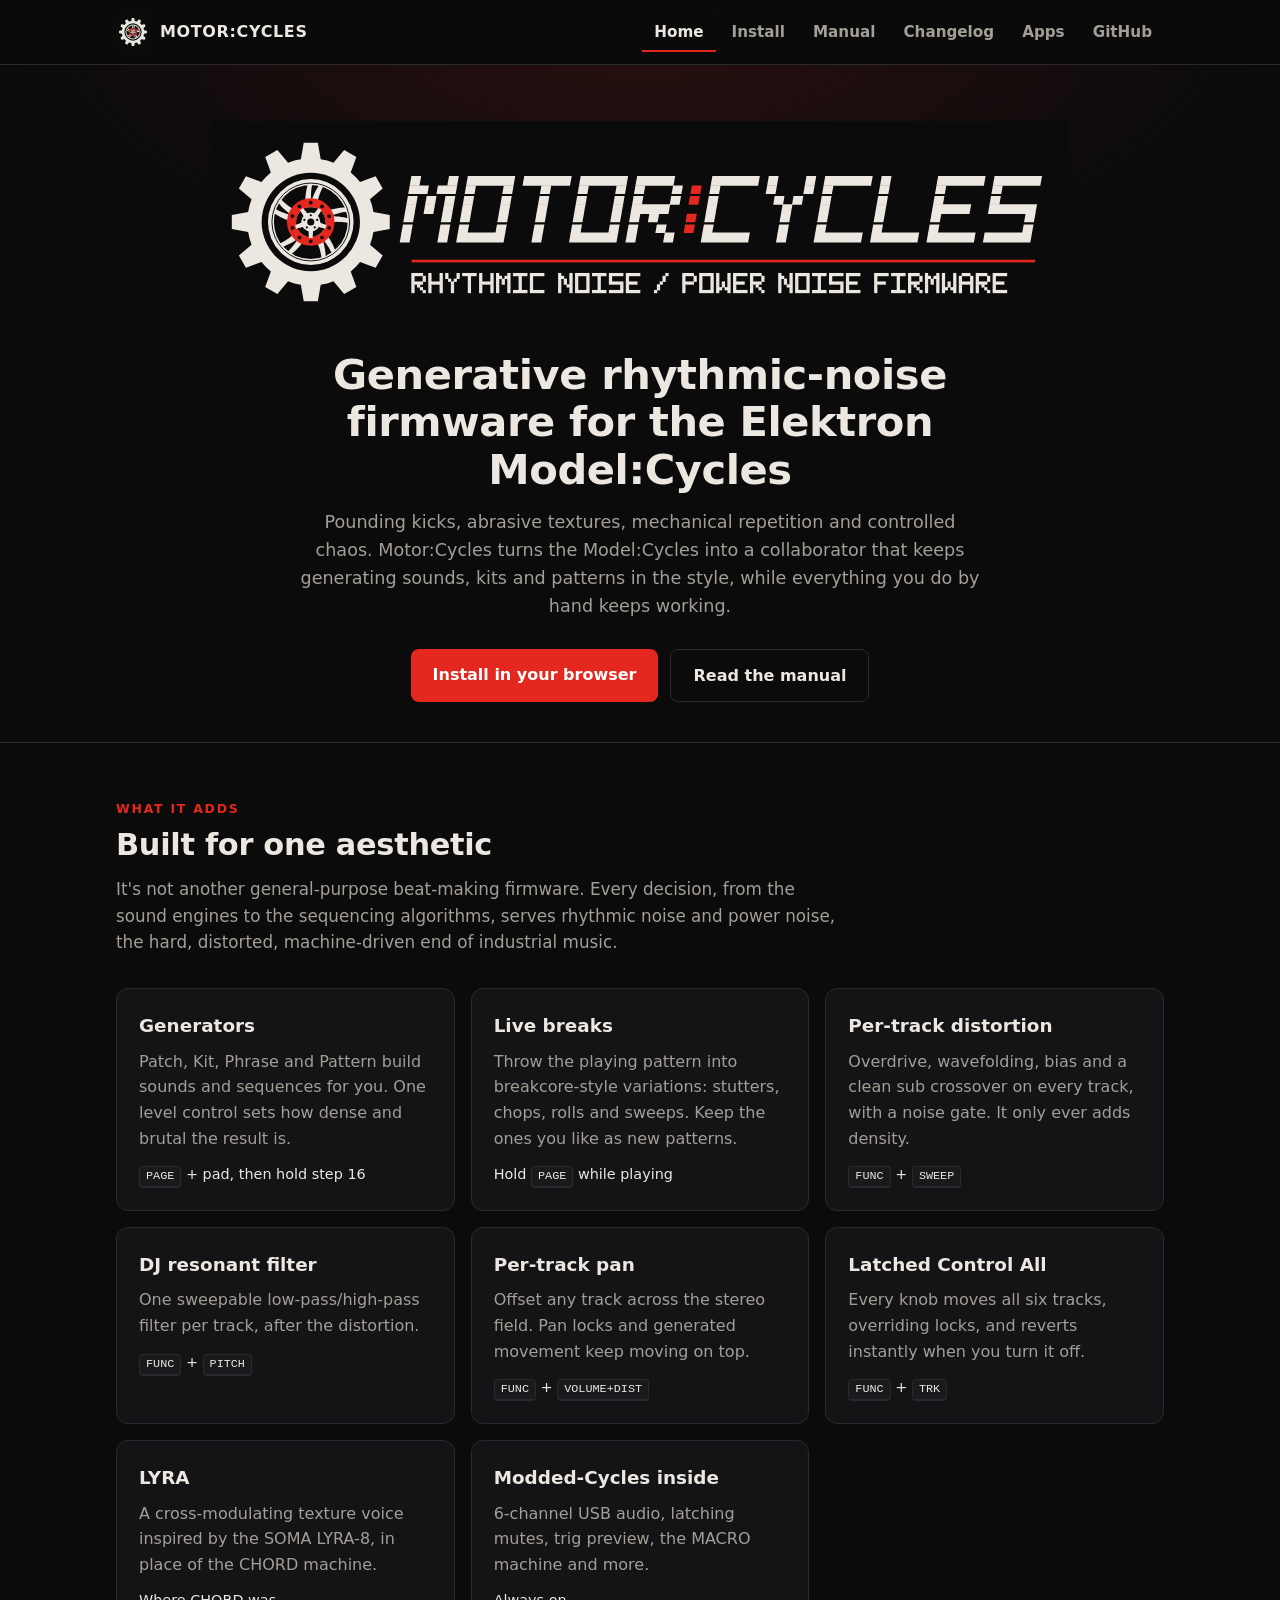
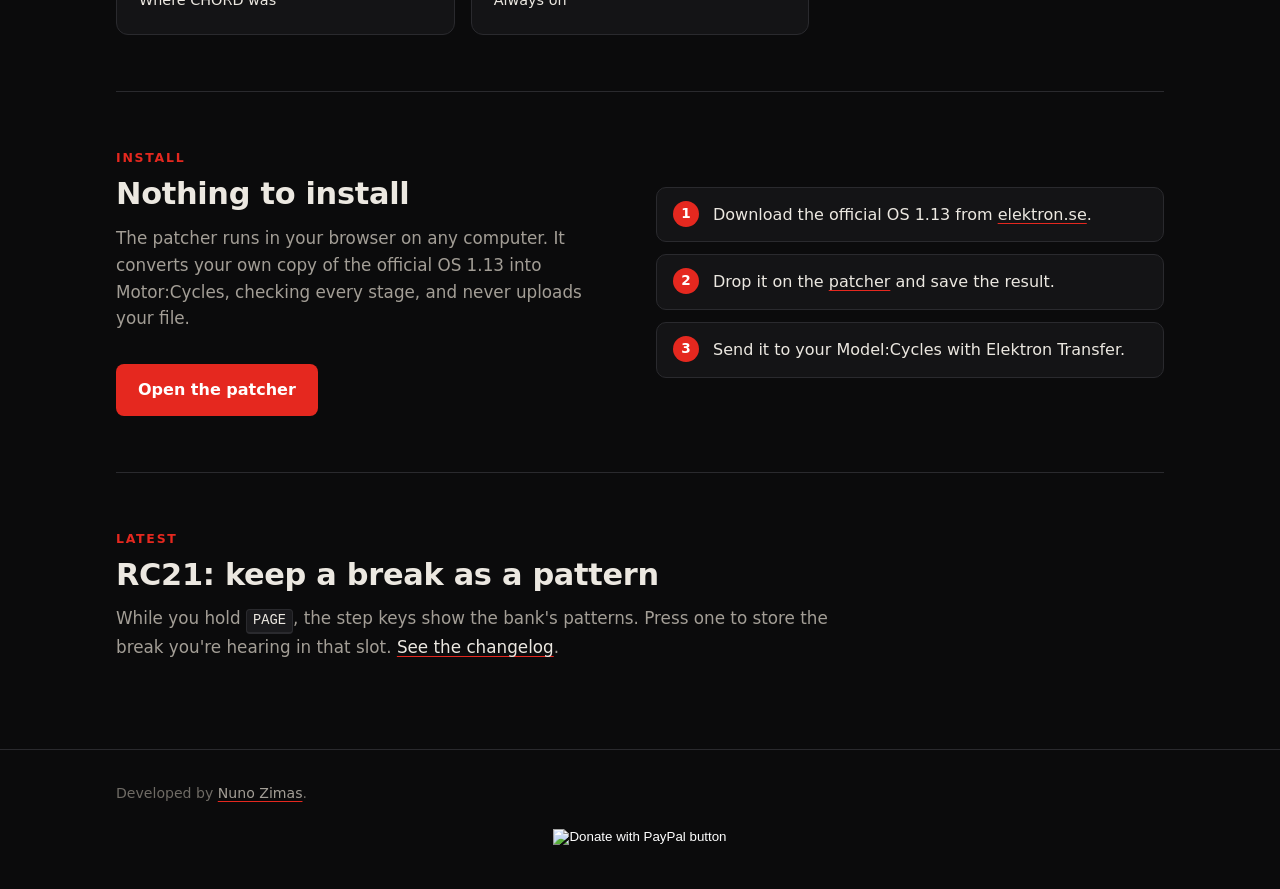
<file: docs/index.html>
<!doctype html>
<html lang="en">
<head>
<meta charset="utf-8">
<meta name="viewport" content="width=device-width, initial-scale=1">
<title>Motor:Cycles</title>
<meta name="description" content="Generative rhythmic-noise and power-noise firmware for the Elektron Model:Cycles.">
<link rel="icon" href="logo/motorcycles-mark.svg" type="image/svg+xml">
<link rel="stylesheet" href="site.css">
</head>
<body>
<header class="site-header">
  <div class="wrap">
    <a class="brand" href="./"><img src="logo/motorcycles-mark.svg" alt="" width="34" height="34">MOTOR:CYCLES</a>
    <nav class="nav" aria-label="Main">
      <a href="./" aria-current="page">Home</a>
      <a href="install.html">Install</a>
      <a href="manual.html">Manual</a>
      <a href="changelog.html">Changelog</a>
      <a href="apps.html">Apps</a>
      <a href="https://github.com/nzimas/motorcycles">GitHub</a>
    </nav>
  </div>
</header>

<div class="hero">
  <div class="wrap">
    <img class="logo" src="logo/motorcycles-logo.svg" alt="Motor:Cycles: rhythmic noise / power noise firmware" width="1280" height="300">
    <h1>Generative rhythmic-noise firmware for the Elektron Model:Cycles</h1>
    <p>Pounding kicks, abrasive textures, mechanical repetition and controlled chaos. Motor:Cycles
      turns the Model:Cycles into a collaborator that keeps generating sounds, kits and patterns in
      the style, while everything you do by hand keeps working.</p>
    <div class="actions">
      <a class="btn" href="install.html">Install in your browser</a>
      <a class="btn ghost" href="manual.html">Read the manual</a>
    </div>
  </div>
</div>

<main class="wrap">
  <section class="block">
    <p class="eyebrow">What it adds</p>
    <h2>Built for one aesthetic</h2>
    <p class="lede">It's not another general-purpose beat-making firmware. Every decision, from the sound
      engines to the sequencing algorithms, serves rhythmic noise and power noise, the hard, distorted,
      machine-driven end of industrial music.</p>
    <div class="grid">
      <a class="card feature-link" href="manual.html#generators"><h3>Generators</h3>
        <p>Patch, Kit, Phrase and Pattern build sounds and sequences for you. One level control sets how
          dense and brutal the result is.</p>
        <p class="gesture"><kbd>PAGE</kbd> + pad, then hold step 16</p></a>
      <a class="card feature-link" href="manual.html#live-breaks"><h3>Live breaks</h3>
        <p>Throw the playing pattern into breakcore-style variations: stutters, chops, rolls and sweeps.
          Keep the ones you like as new patterns.</p>
        <p class="gesture">Hold <kbd>PAGE</kbd> while playing</p></a>
      <a class="card feature-link" href="manual.html#distortion"><h3>Per-track distortion</h3>
        <p>Overdrive, wavefolding, bias and a clean sub crossover on every track, with a noise gate. It
          only ever adds density.</p>
        <p class="gesture"><kbd>FUNC</kbd> + <kbd>SWEEP</kbd></p></a>
      <a class="card feature-link" href="manual.html#filter"><h3>DJ resonant filter</h3>
        <p>One sweepable low-pass/high-pass filter per track, after the distortion.</p>
        <p class="gesture"><kbd>FUNC</kbd> + <kbd>PITCH</kbd></p></a>
      <a class="card feature-link" href="manual.html#pan"><h3>Per-track pan</h3>
        <p>Offset any track across the stereo field. Pan locks and generated movement keep moving on top.</p>
        <p class="gesture"><kbd>FUNC</kbd> + <kbd>VOLUME+DIST</kbd></p></a>
      <a class="card feature-link" href="manual.html#control-all"><h3>Latched Control All</h3>
        <p>Every knob moves all six tracks, overriding locks, and reverts instantly when you turn it off.</p>
        <p class="gesture"><kbd>FUNC</kbd> + <kbd>TRK</kbd></p></a>
      <a class="card feature-link" href="manual.html#lyra"><h3>LYRA</h3>
        <p>A cross-modulating texture voice inspired by the SOMA LYRA-8, in place of the CHORD machine.</p>
        <p class="gesture">Where CHORD was</p></a>
      <a class="card feature-link" href="manual.html#modded-cycles"><h3>Modded-Cycles inside</h3>
        <p>6-channel USB audio, latching mutes, trig preview, the MACRO machine and more.</p>
        <p class="gesture">Always on</p></a>
    </div>
  </section>

  <section class="block">
    <div class="split">
      <div>
        <p class="eyebrow">Install</p>
        <h2>Nothing to install</h2>
        <p class="lede">The patcher runs in your browser on any computer. It converts your own copy of the
          official OS 1.13 into Motor:Cycles, checking every stage, and never uploads your file.</p>
        <div class="actions"><a class="btn" href="install.html">Open the patcher</a></div>
      </div>
      <ol class="steps">
        <li>Download the official OS 1.13 from <a href="https://www.elektron.se/support-downloads" rel="noopener">elektron.se</a>.</li>
        <li>Drop it on the <a href="install.html">patcher</a> and save the result.</li>
        <li>Send it to your Model:Cycles with Elektron Transfer.</li>
      </ol>
    </div>
  </section>

  <section class="block">
    <p class="eyebrow">Latest</p>
    <h2>RC21: keep a break as a pattern</h2>
    <p class="lede">While you hold <kbd>PAGE</kbd>, the step keys show the bank's patterns. Press one to store
      the break you're hearing in that slot. <a href="changelog.html">See the changelog</a>.</p>
  </section>
</main>

<footer class="site-footer">
  <div class="wrap">
    <div>Developed by <a href="https://nunozimas.com">Nuno Zimas</a>.</div>
    <form class="donate" action="https://www.paypal.com/cgi-bin/webscr" method="post" target="_top">
    <input type="hidden" name="cmd" value="_xclick">
    <input type="hidden" name="business" value="nzimas.lv@gmail.com">
    <input type="hidden" name="item_name" value="Support Motor:Cycles">
    <input type="hidden" name="currency_code" value="EUR">
    <input type="image" src="https://www.paypalobjects.com/en_US/i/btn/btn_donateCC_LG.gif" name="submit"
           title="PayPal - The safer, easier way to pay online!" alt="Donate with PayPal button">
    </form>
  </div>
</footer>
</body>
</html>
</file>
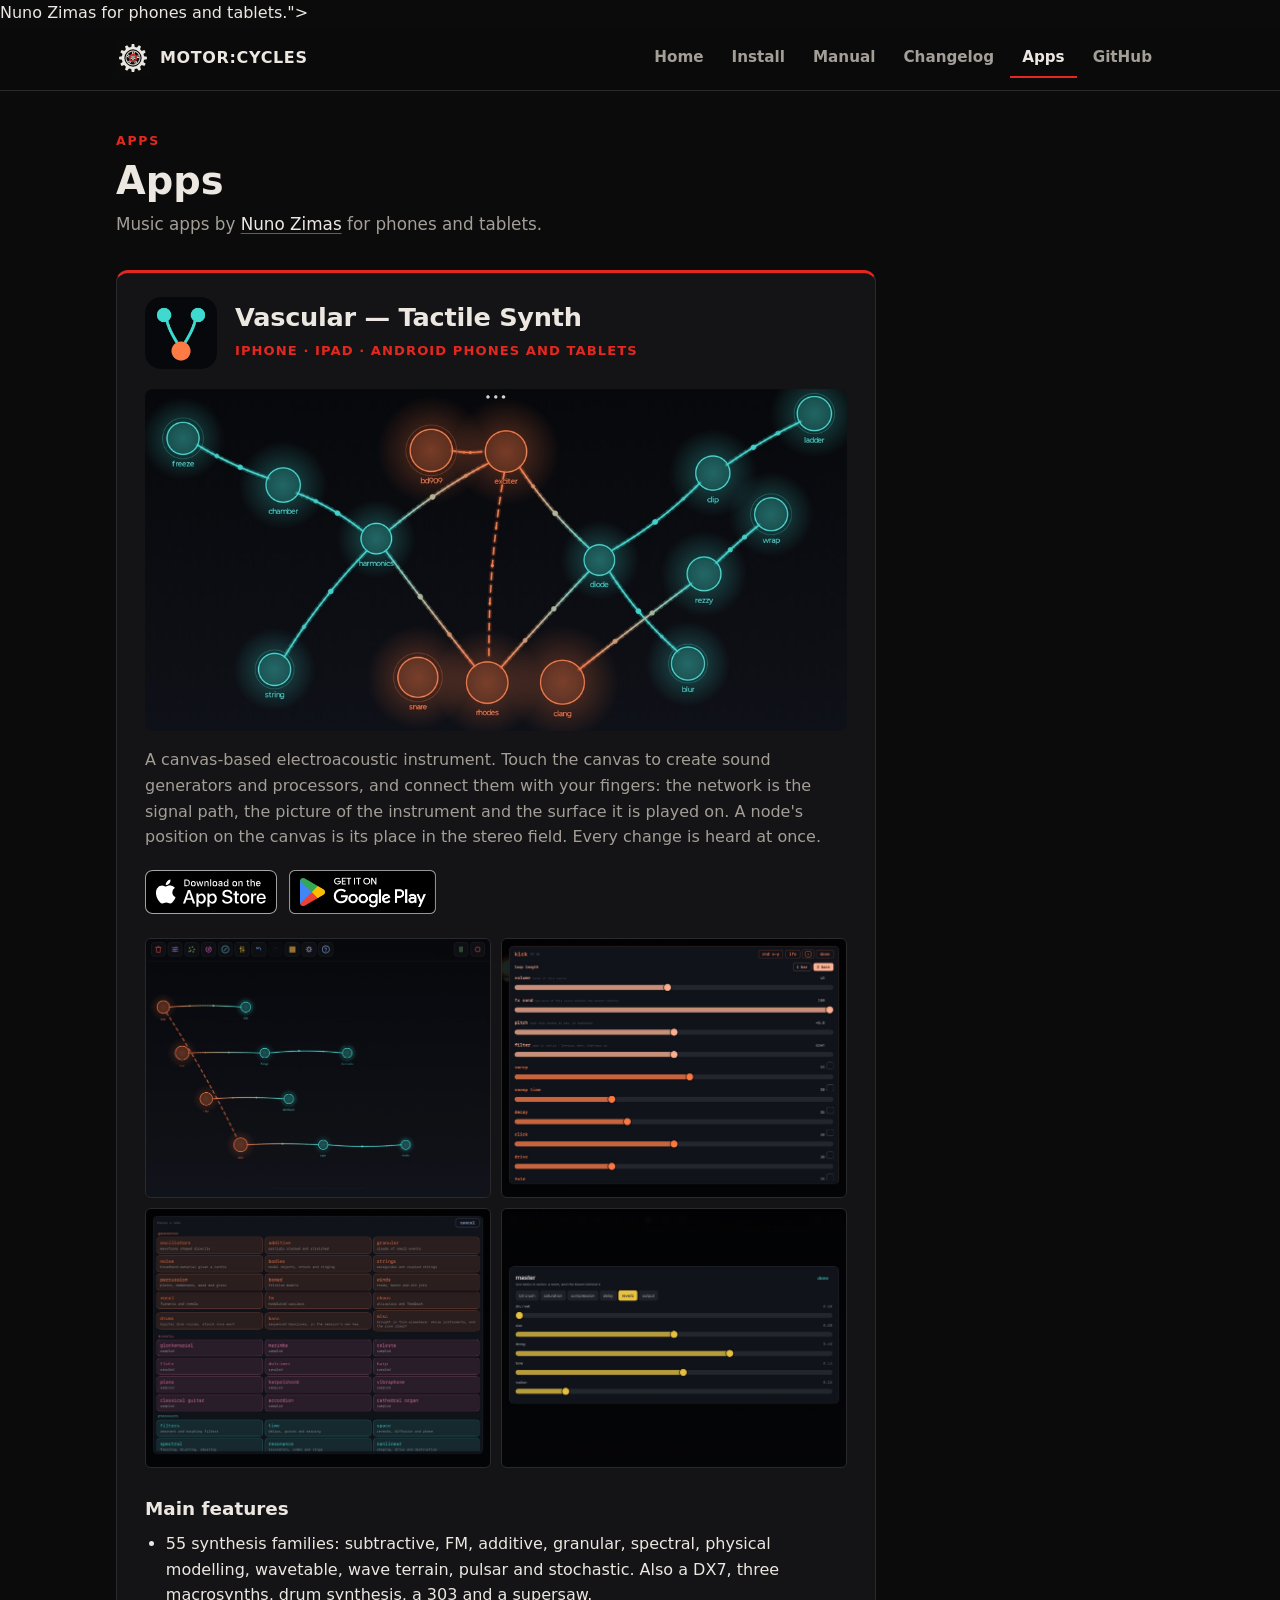
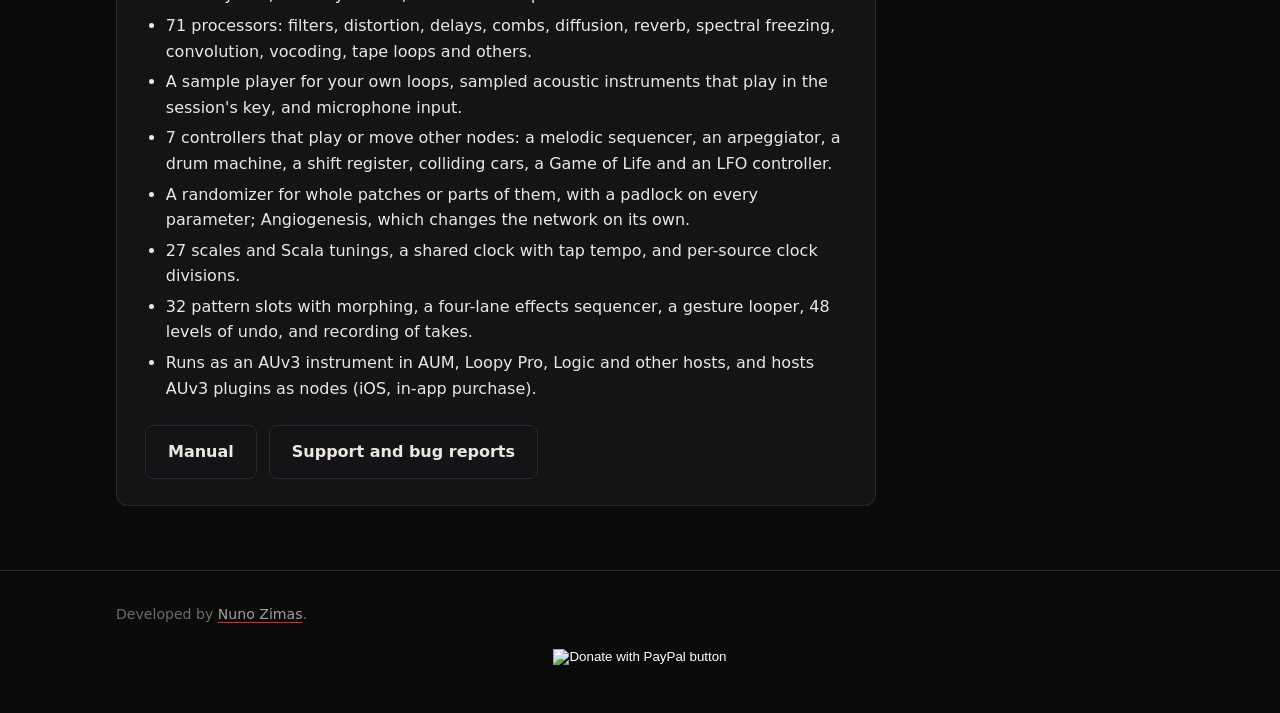
<file: docs/apps.html>
<!doctype html>
<html lang="en">
<head>
<meta charset="utf-8">
<meta name="viewport" content="width=device-width, initial-scale=1">
<title>Motor:Cycles Apps</title>
<meta name="description" content="Music apps by <a href="https://nunozimas.com">Nuno Zimas</a> for phones and tablets.">
<link rel="icon" href="logo/motorcycles-mark.svg" type="image/svg+xml">
<link rel="stylesheet" href="site.css">
</head>
<body>
<header class="site-header">
  <div class="wrap">
    <a class="brand" href="./"><img src="logo/motorcycles-mark.svg" alt="" width="34" height="34">MOTOR:CYCLES</a>
    <nav class="nav" aria-label="Main">
      <a href="./">Home</a>
      <a href="install.html">Install</a>
      <a href="manual.html">Manual</a>
      <a href="changelog.html">Changelog</a>
      <a href="apps.html" aria-current="page">Apps</a>
      <a href="https://github.com/nzimas/motorcycles">GitHub</a>
    </nav>
  </div>
</header>

<main class="wrap" style="padding:40px 16px 64px">
  <div class="prose">
    <p class="eyebrow">Apps</p>
    <h1>Apps</h1>
    <p class="lede">Music apps by <a href="https://nunozimas.com">Nuno Zimas</a> for phones and tablets.</p>
  </div>

  <div class="prose apps">
    <article class="app" id="vascular">
      <div class="app-head">
        <img class="app-icon" src="assets/apps/vascular/icon.png" alt="" width="72" height="72">
        <div>
          <h2>Vascular — Tactile Synth</h2>
          <span class="app-device">iPhone · iPad · Android phones and tablets</span>
        </div>
      </div>
      <img class="app-art" src="assets/apps/vascular/artwork.jpg" alt="A Vascular network: generators in orange, processors in teal, joined by the connections between them" width="1024" height="500" loading="lazy">
      <p>A canvas-based electroacoustic instrument. Touch the canvas to create sound generators and processors, and
        connect them with your fingers: the network is the signal path, the picture of the instrument and the surface it
        is played on. A node's position on the canvas is its place in the stereo field. Every change is heard at once.</p>
      <div class="app-stores">
        <a href="https://apps.apple.com/us/app/vascular-tactile-synth/id6808173190"><img src="assets/apps/app-store-badge.svg" alt="Download on the App Store" height="44"></a>
        <a href="https://play.google.com/store/apps/details?id=com.nzimas.vascular"><img src="assets/apps/google-play-badge.png" alt="Get it on Google Play" height="44"></a>
      </div>

      <div class="app-shots">
        <a href="assets/apps/vascular/canvas.jpg"><img src="assets/apps/vascular/canvas.jpg" alt="The canvas: generators with chains of processors" width="1400" height="1050" loading="lazy"></a>
        <a href="assets/apps/vascular/node.jpg"><img src="assets/apps/vascular/node.jpg" alt="A node's controls" width="1400" height="1050" loading="lazy"></a>
        <a href="assets/apps/vascular/palette.jpg"><img src="assets/apps/vascular/palette.jpg" alt="The palette of generators, sampled instruments and processors" width="1400" height="1050" loading="lazy"></a>
        <a href="assets/apps/vascular/master.jpg"><img src="assets/apps/vascular/master.jpg" alt="The master effects, on the reverb" width="1400" height="1050" loading="lazy"></a>
      </div>

      <h3>Main features</h3>
      <ul class="app-features">
        <li>55 synthesis families: subtractive, FM, additive, granular, spectral, physical modelling, wavetable, wave
          terrain, pulsar and stochastic. Also a DX7, three macrosynths, drum synthesis, a 303 and a supersaw.</li>
        <li>71 processors: filters, distortion, delays, combs, diffusion, reverb, spectral freezing, convolution,
          vocoding, tape loops and others.</li>
        <li>A sample player for your own loops, sampled acoustic instruments that play in the session's key, and
          microphone input.</li>
        <li>7 controllers that play or move other nodes: a melodic sequencer, an arpeggiator, a drum machine, a shift
          register, colliding cars, a Game of Life and an LFO controller.</li>
        <li>A randomizer for whole patches or parts of them, with a padlock on every parameter; Angiogenesis, which
          changes the network on its own.</li>
        <li>27 scales and Scala tunings, a shared clock with tap tempo, and per-source clock divisions.</li>
        <li>32 pattern slots with morphing, a four-lane effects sequencer, a gesture looper, 48 levels of undo, and
          recording of takes.</li>
        <li>Runs as an AUv3 instrument in AUM, Loopy Pro, Logic and other hosts, and hosts AUv3 plugins as nodes (iOS,
          in-app purchase).</li>
      </ul>
      <div class="actions app-links">
        <a class="btn ghost" href="https://absolute.lv/en/products/vascular-tactile-synth/manual">Manual</a>
        <a class="btn ghost" href="https://github.com/nzimas/vascular-ios/issues">Support and bug reports</a>
      </div>
    </article>
  </div>
</main>

<footer class="site-footer">
  <div class="wrap">
    <div>Developed by <a href="https://nunozimas.com">Nuno Zimas</a>.</div>
    <form class="donate" action="https://www.paypal.com/cgi-bin/webscr" method="post" target="_top">
    <input type="hidden" name="cmd" value="_xclick">
    <input type="hidden" name="business" value="nzimas.lv@gmail.com">
    <input type="hidden" name="item_name" value="Support Motor:Cycles">
    <input type="hidden" name="currency_code" value="EUR">
    <input type="image" src="https://www.paypalobjects.com/en_US/i/btn/btn_donateCC_LG.gif" name="submit"
           title="PayPal - The safer, easier way to pay online!" alt="Donate with PayPal button">
    </form>
  </div>
</footer>
</body>
</html>
</file>
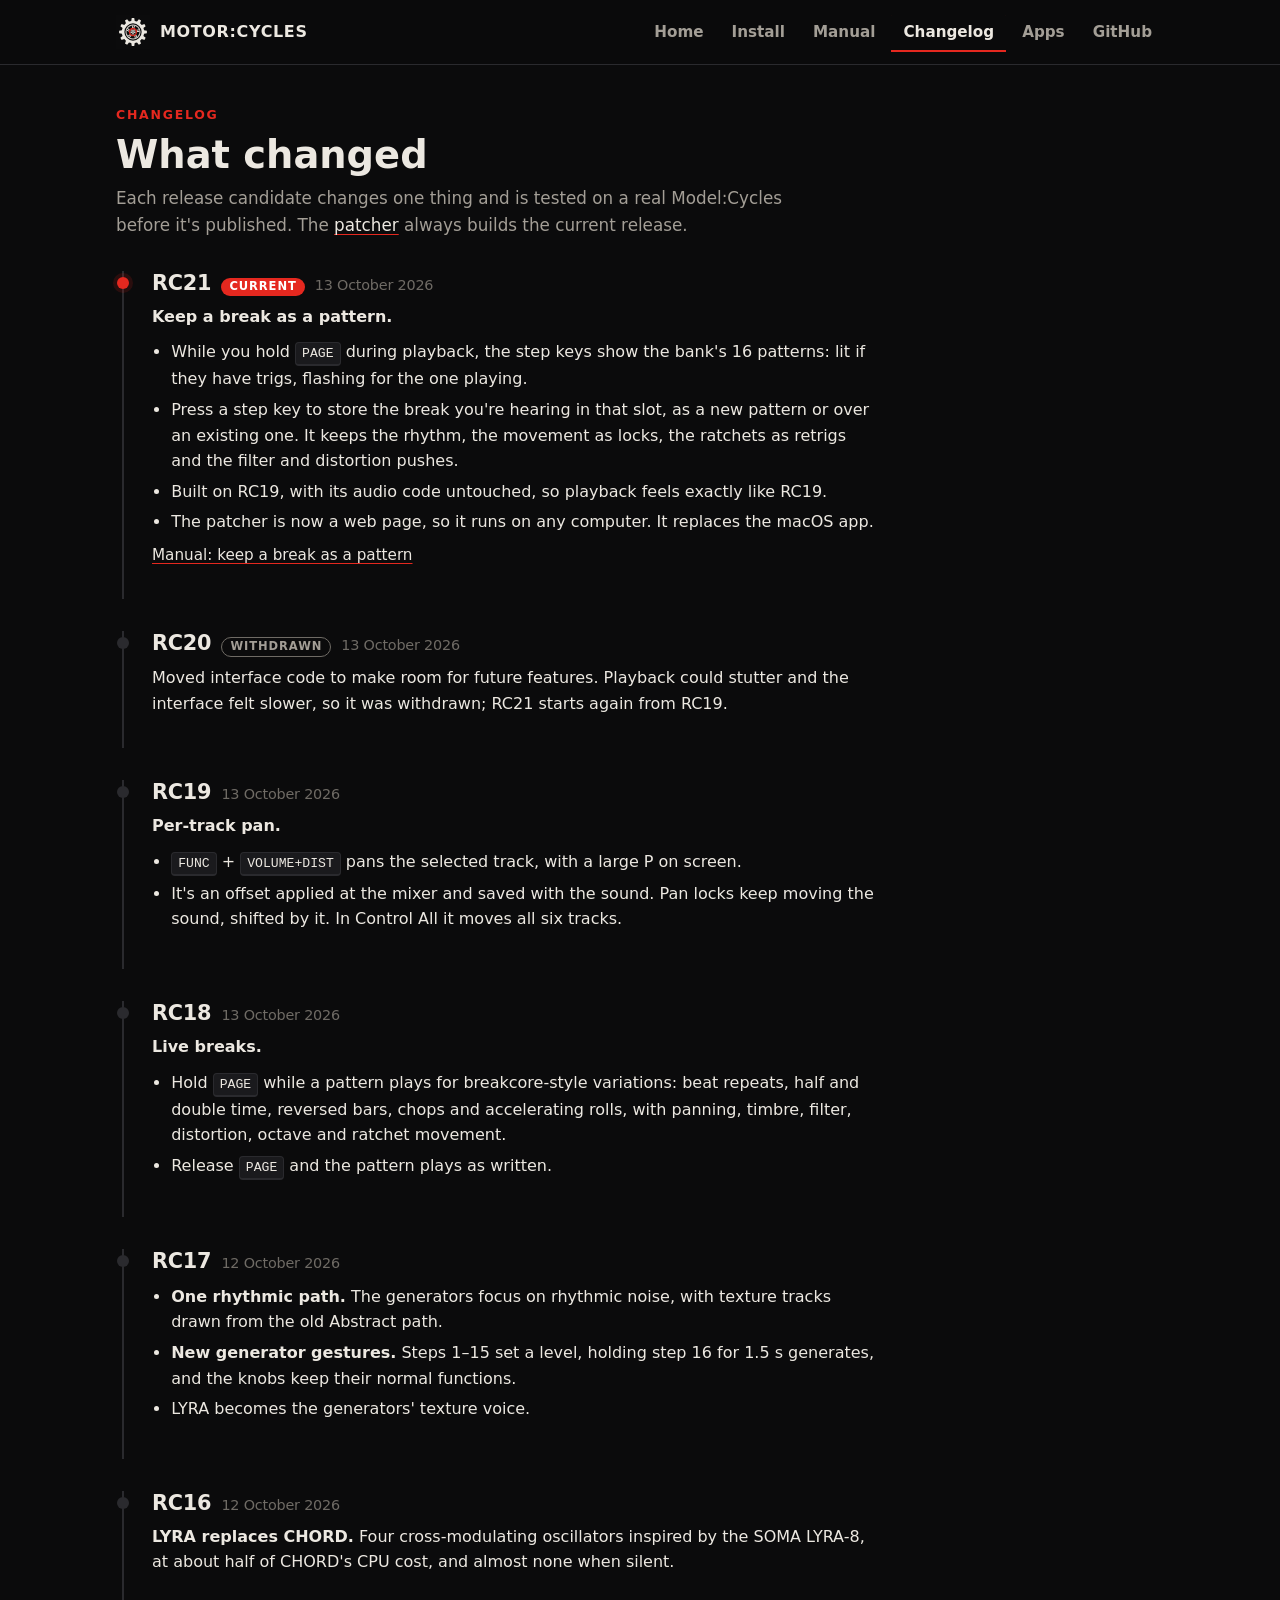
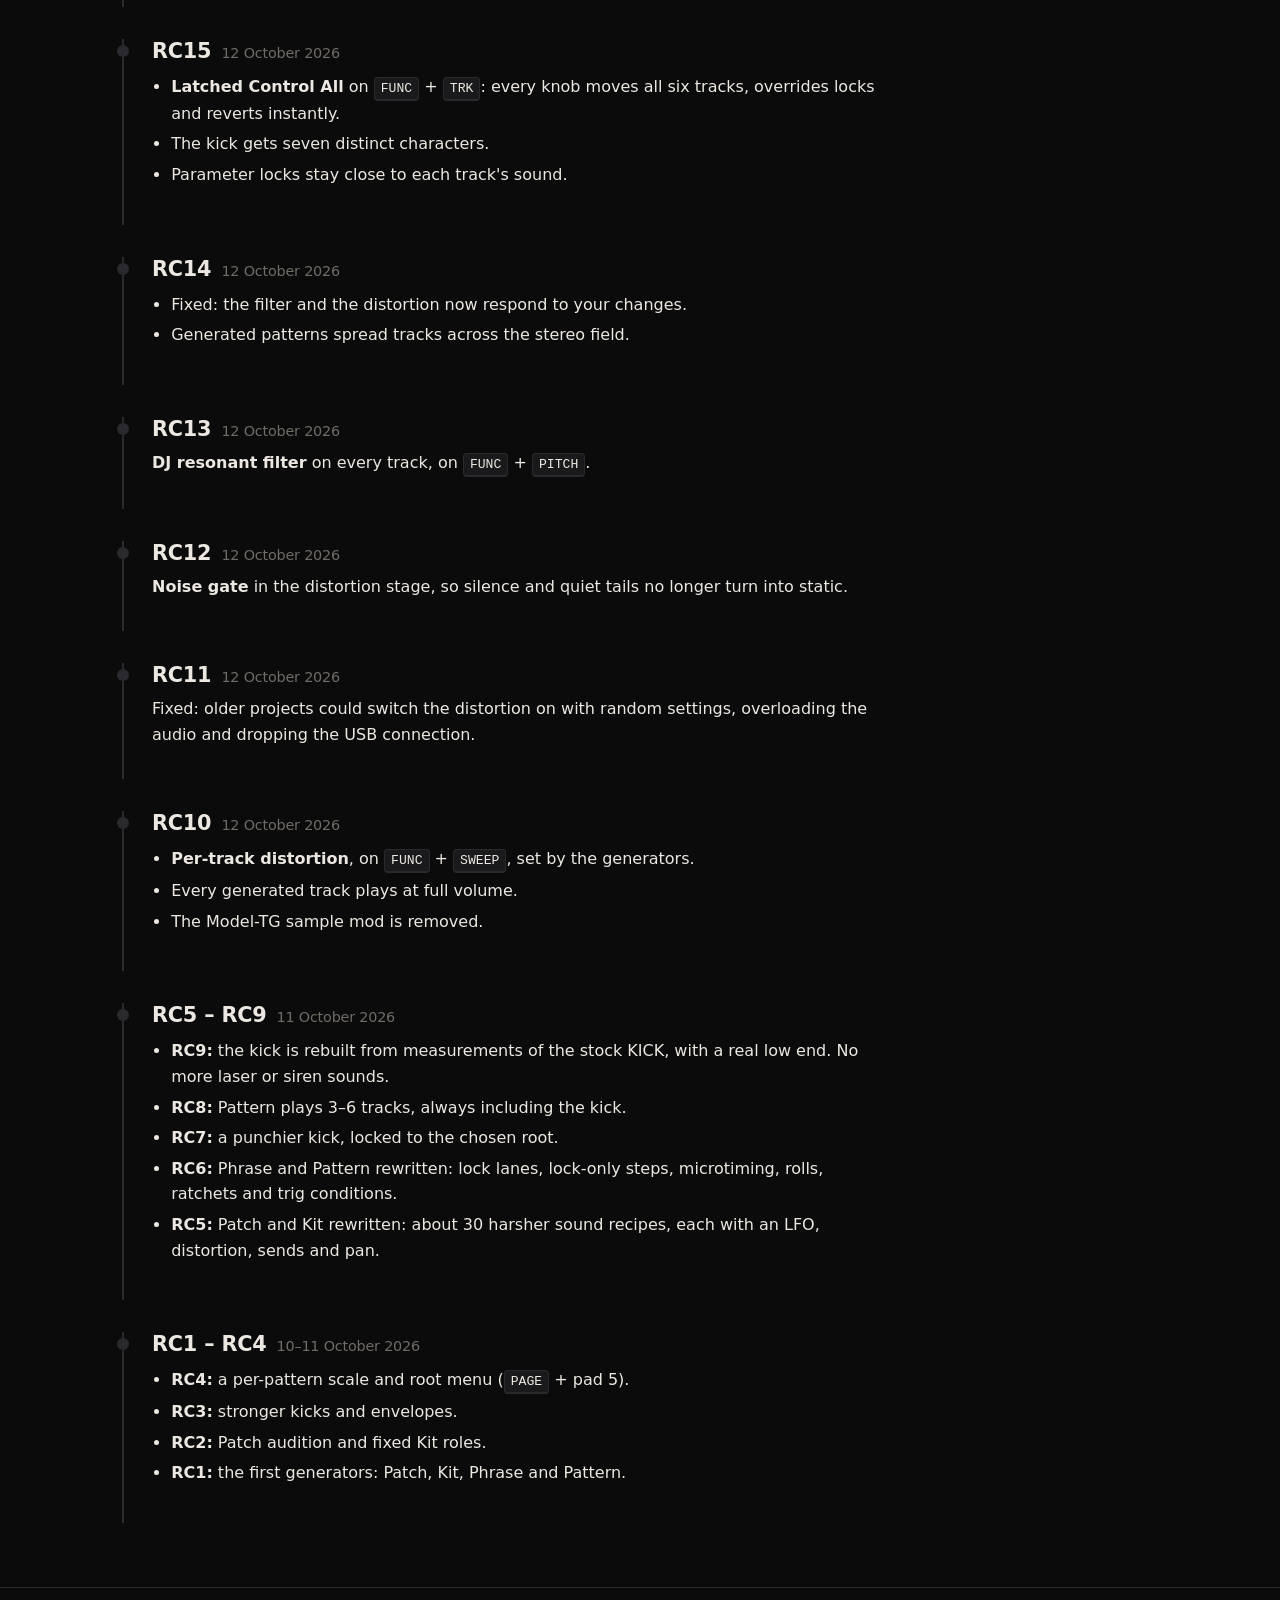
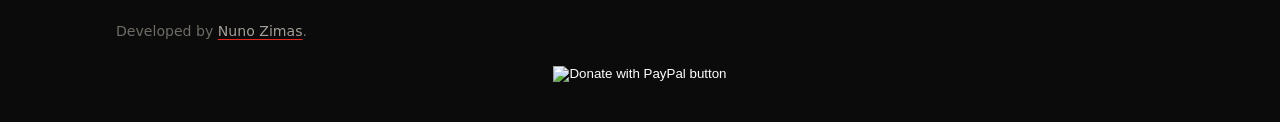
<file: docs/changelog.html>
<!doctype html>
<html lang="en">
<head>
<meta charset="utf-8">
<meta name="viewport" content="width=device-width, initial-scale=1">
<title>Motor:Cycles Changelog</title>
<meta name="description" content="What changed in each Motor:Cycles release.">
<link rel="icon" href="logo/motorcycles-mark.svg" type="image/svg+xml">
<link rel="stylesheet" href="site.css">
</head>
<body>
<header class="site-header">
  <div class="wrap">
    <a class="brand" href="./"><img src="logo/motorcycles-mark.svg" alt="" width="34" height="34">MOTOR:CYCLES</a>
    <nav class="nav" aria-label="Main">
      <a href="./">Home</a>
      <a href="install.html">Install</a>
      <a href="manual.html">Manual</a>
      <a href="changelog.html" aria-current="page">Changelog</a>
      <a href="apps.html">Apps</a>
      <a href="https://github.com/nzimas/motorcycles">GitHub</a>
    </nav>
  </div>
</header>

<main class="wrap" style="padding:40px 16px 64px">
  <div class="prose">
    <p class="eyebrow">Changelog</p>
    <h1>What changed</h1>
    <p class="lede">Each release candidate changes one thing and is tested on a real Model:Cycles before it's published.
      The <a href="install.html">patcher</a> always builds the current release.</p>
  </div>

  <div class="prose" style="margin-top:32px">
    <div class="release current">
      <h2>RC21 <span class="tag now">Current</span> <span class="date">13 October 2026</span></h2>
      <p><strong>Keep a break as a pattern.</strong></p>
      <ul>
        <li>While you hold <kbd>PAGE</kbd> during playback, the step keys show the bank's 16 patterns: lit if they
          have trigs, flashing for the one playing.</li>
        <li>Press a step key to store the break you're hearing in that slot, as a new pattern or over an existing one.
          It keeps the rhythm, the movement as locks, the ratchets as retrigs and the filter and distortion pushes.</li>
        <li>Built on RC19, with its audio code untouched, so playback feels exactly like RC19.</li>
        <li>The patcher is now a web page, so it runs on any computer. It replaces the macOS app.</li>
      </ul>
      <p class="note"><a href="manual.html#store">Manual: keep a break as a pattern</a></p>
    </div>

    <div class="release">
      <h2>RC20 <span class="tag off">Withdrawn</span> <span class="date">13 October 2026</span></h2>
      <p>Moved interface code to make room for future features. Playback could stutter and the interface felt
        slower, so it was withdrawn; RC21 starts again from RC19.</p>
    </div>

    <div class="release">
      <h2>RC19 <span class="date">13 October 2026</span></h2>
      <p><strong>Per-track pan.</strong></p>
      <ul>
        <li><kbd>FUNC</kbd> + <kbd>VOLUME+DIST</kbd> pans the selected track, with a large P on screen.</li>
        <li>It's an offset applied at the mixer and saved with the sound. Pan locks keep moving the sound,
          shifted by it. In Control All it moves all six tracks.</li>
      </ul>
    </div>

    <div class="release">
      <h2>RC18 <span class="date">13 October 2026</span></h2>
      <p><strong>Live breaks.</strong></p>
      <ul>
        <li>Hold <kbd>PAGE</kbd> while a pattern plays for breakcore-style variations: beat repeats, half and double
          time, reversed bars, chops and accelerating rolls, with panning, timbre, filter, distortion, octave and
          ratchet movement.</li>
        <li>Release <kbd>PAGE</kbd> and the pattern plays as written.</li>
      </ul>
    </div>

    <div class="release">
      <h2>RC17 <span class="date">12 October 2026</span></h2>
      <ul>
        <li><strong>One rhythmic path.</strong> The generators focus on rhythmic noise, with texture tracks drawn
          from the old Abstract path.</li>
        <li><strong>New generator gestures.</strong> Steps 1–15 set a level, holding step 16 for 1.5 s generates,
          and the knobs keep their normal functions.</li>
        <li>LYRA becomes the generators' texture voice.</li>
      </ul>
    </div>

    <div class="release">
      <h2>RC16 <span class="date">12 October 2026</span></h2>
      <p><strong>LYRA replaces CHORD.</strong> Four cross-modulating oscillators inspired by the SOMA LYRA-8, at
        about half of CHORD's CPU cost, and almost none when silent.</p>
    </div>

    <div class="release">
      <h2>RC15 <span class="date">12 October 2026</span></h2>
      <ul>
        <li><strong>Latched Control All</strong> on <kbd>FUNC</kbd> + <kbd>TRK</kbd>: every knob moves all six
          tracks, overrides locks and reverts instantly.</li>
        <li>The kick gets seven distinct characters.</li>
        <li>Parameter locks stay close to each track's sound.</li>
      </ul>
    </div>

    <div class="release">
      <h2>RC14 <span class="date">12 October 2026</span></h2>
      <ul>
        <li>Fixed: the filter and the distortion now respond to your changes.</li>
        <li>Generated patterns spread tracks across the stereo field.</li>
      </ul>
    </div>

    <div class="release">
      <h2>RC13 <span class="date">12 October 2026</span></h2>
      <p><strong>DJ resonant filter</strong> on every track, on <kbd>FUNC</kbd> + <kbd>PITCH</kbd>.</p>
    </div>

    <div class="release">
      <h2>RC12 <span class="date">12 October 2026</span></h2>
      <p><strong>Noise gate</strong> in the distortion stage, so silence and quiet tails no longer turn into
        static.</p>
    </div>

    <div class="release">
      <h2>RC11 <span class="date">12 October 2026</span></h2>
      <p>Fixed: older projects could switch the distortion on with random settings, overloading the audio and
        dropping the USB connection.</p>
    </div>

    <div class="release">
      <h2>RC10 <span class="date">12 October 2026</span></h2>
      <ul>
        <li><strong>Per-track distortion</strong>, on <kbd>FUNC</kbd> + <kbd>SWEEP</kbd>, set by the
          generators.</li>
        <li>Every generated track plays at full volume.</li>
        <li>The Model-TG sample mod is removed.</li>
      </ul>
    </div>

    <div class="release">
      <h2>RC5 – RC9 <span class="date">11 October 2026</span></h2>
      <ul>
        <li><strong>RC9:</strong> the kick is rebuilt from measurements of the stock KICK, with a real low end.
          No more laser or siren sounds.</li>
        <li><strong>RC8:</strong> Pattern plays 3–6 tracks, always including the kick.</li>
        <li><strong>RC7:</strong> a punchier kick, locked to the chosen root.</li>
        <li><strong>RC6:</strong> Phrase and Pattern rewritten: lock lanes, lock-only steps, microtiming, rolls,
          ratchets and trig conditions.</li>
        <li><strong>RC5:</strong> Patch and Kit rewritten: about 30 harsher sound recipes, each with an LFO,
          distortion, sends and pan.</li>
      </ul>
    </div>

    <div class="release">
      <h2>RC1 – RC4 <span class="date">10–11 October 2026</span></h2>
      <ul>
        <li><strong>RC4:</strong> a per-pattern scale and root menu (<kbd>PAGE</kbd> + pad 5).</li>
        <li><strong>RC3:</strong> stronger kicks and envelopes.</li>
        <li><strong>RC2:</strong> Patch audition and fixed Kit roles.</li>
        <li><strong>RC1:</strong> the first generators: Patch, Kit, Phrase and Pattern.</li>
      </ul>
    </div>
  </div>
</main>

<footer class="site-footer">
  <div class="wrap">
    <div>Developed by <a href="https://nunozimas.com">Nuno Zimas</a>.</div>
    <form class="donate" action="https://www.paypal.com/cgi-bin/webscr" method="post" target="_top">
    <input type="hidden" name="cmd" value="_xclick">
    <input type="hidden" name="business" value="nzimas.lv@gmail.com">
    <input type="hidden" name="item_name" value="Support Motor:Cycles">
    <input type="hidden" name="currency_code" value="EUR">
    <input type="image" src="https://www.paypalobjects.com/en_US/i/btn/btn_donateCC_LG.gif" name="submit"
           title="PayPal - The safer, easier way to pay online!" alt="Donate with PayPal button">
    </form>
  </div>
</footer>
</body>
</html>
</file>
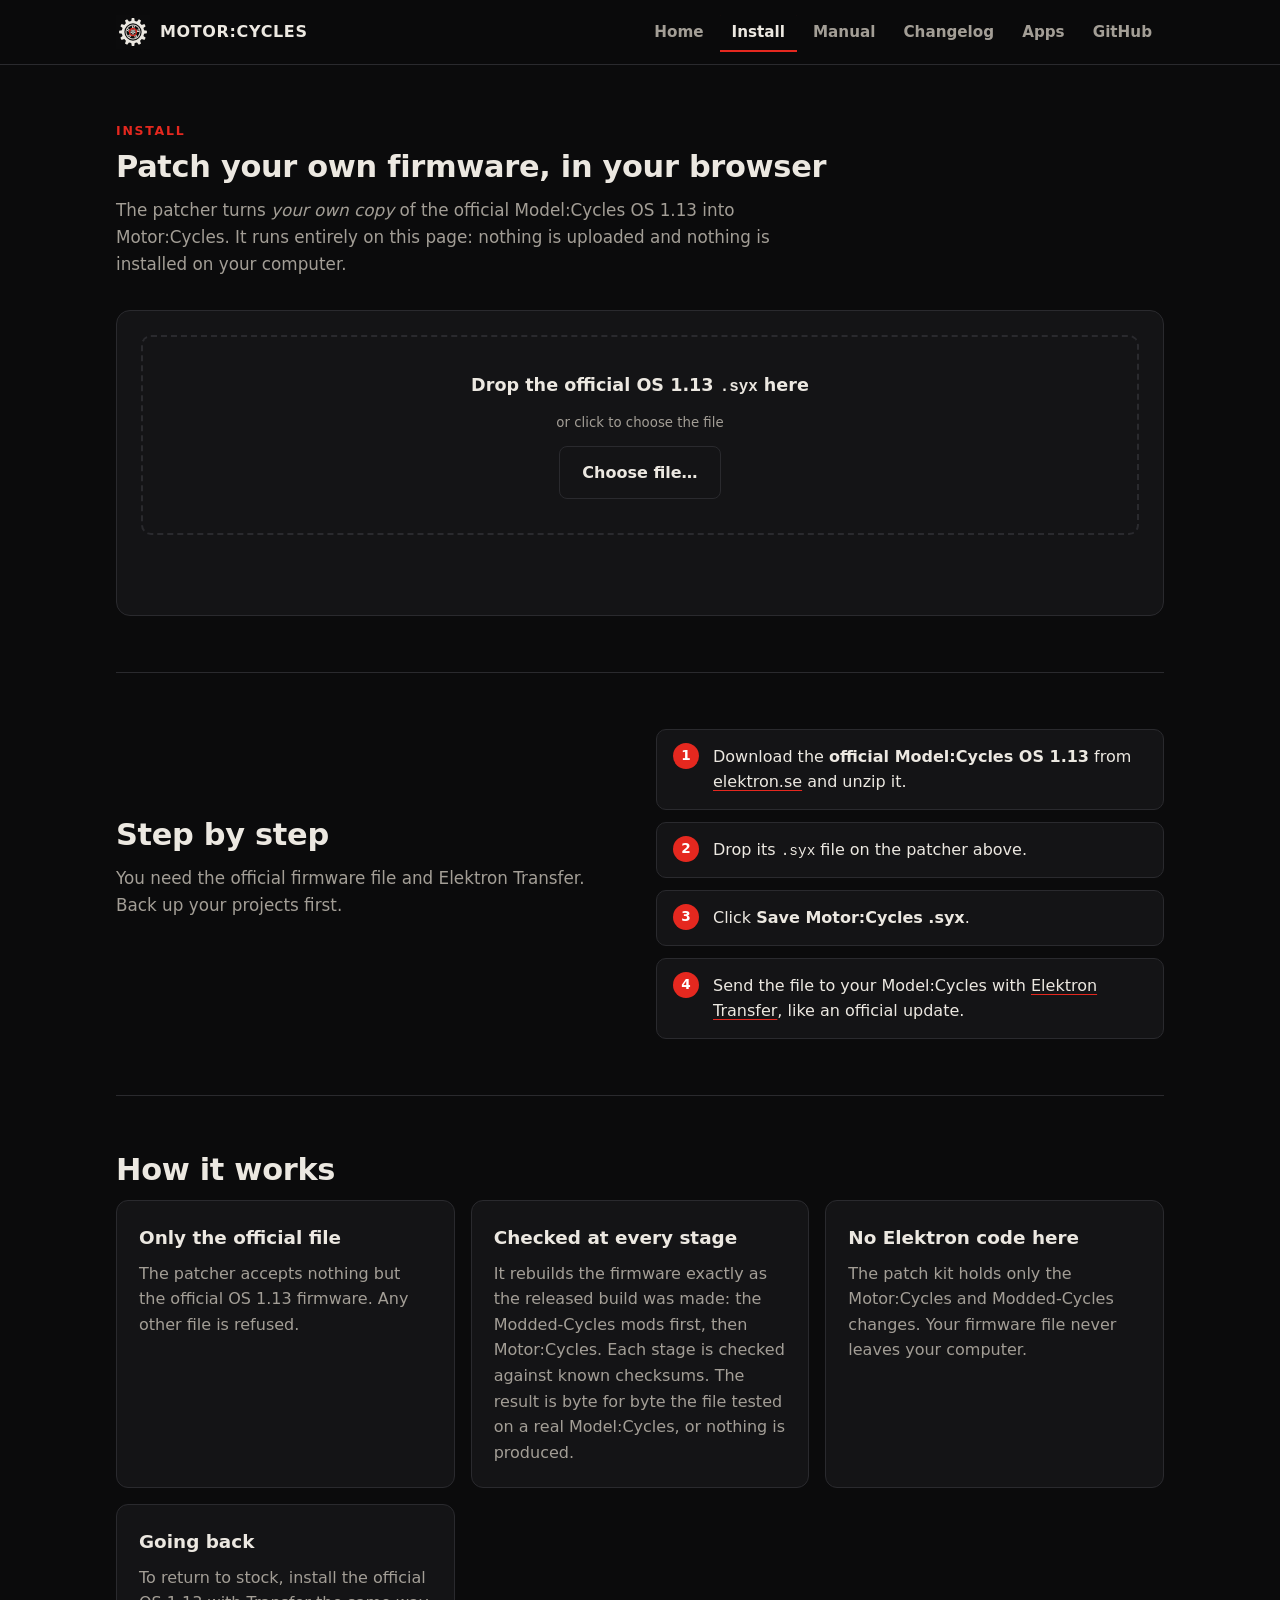
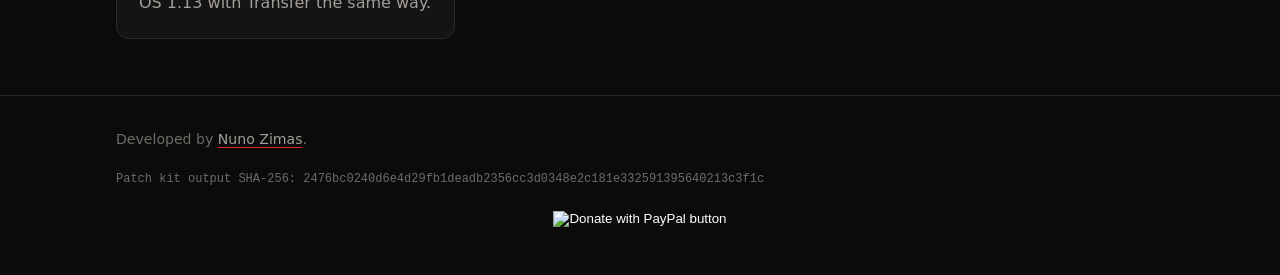
<file: docs/install.html>
<!doctype html>
<html lang="en">
<head>
<meta charset="utf-8">
<meta name="viewport" content="width=device-width, initial-scale=1">
<title>Install Motor:Cycles</title>
<meta name="description" content="Turn your own official Elektron Model:Cycles OS 1.13 firmware into Motor:Cycles, in your browser.">
<link rel="icon" href="logo/motorcycles-mark.svg" type="image/svg+xml">
<link rel="stylesheet" href="site.css">
</head>
<body>
<header class="site-header">
  <div class="wrap">
    <a class="brand" href="./"><img src="logo/motorcycles-mark.svg" alt="" width="34" height="34">MOTOR:CYCLES</a>
    <nav class="nav" aria-label="Main">
      <a href="./">Home</a>
      <a href="install.html" aria-current="page">Install</a>
      <a href="manual.html">Manual</a>
      <a href="changelog.html">Changelog</a>
      <a href="apps.html">Apps</a>
      <a href="https://github.com/nzimas/motorcycles">GitHub</a>
    </nav>
  </div>
</header>

<main class="wrap">
  <section class="block">
    <p class="eyebrow">Install</p>
    <h2>Patch your own firmware, in your browser</h2>
    <p class="lede">The patcher turns <em>your own copy</em> of the official Model:Cycles OS 1.13 into
      Motor:Cycles. It runs entirely on this page: nothing is uploaded and nothing is installed on
      your computer.</p>

    <div class="patcher" aria-label="Patcher">
      <div id="drop" tabindex="0" role="button" aria-describedby="drop-help">
        <strong>Drop the official OS 1.13 <code>.syx</code> here</strong>
        <small id="drop-help">or click to choose the file</small>
        <span class="btn ghost" aria-hidden="true">Choose file…</span>
      </div>
      <input id="file" type="file" accept=".syx" hidden>
      <div id="status" role="status" aria-live="polite"></div>
      <div id="result">
        <a id="save" class="btn" download>Save Motor:Cycles .syx</a>
        <span class="note" id="saved-name"></span>
      </div>
      <div class="hash" id="hash"></div>
    </div>
  </section>

  <section class="block">
    <div class="split">
      <div>
        <h2>Step by step</h2>
        <p class="lede">You need the official firmware file and Elektron Transfer. Back up your projects first.</p>
      </div>
      <ol class="steps">
        <li>Download the <strong>official Model:Cycles OS 1.13</strong> from
          <a href="https://www.elektron.se/support-downloads" rel="noopener">elektron.se</a> and unzip it.</li>
        <li>Drop its <code>.syx</code> file on the patcher above.</li>
        <li>Click <strong>Save Motor:Cycles .syx</strong>.</li>
        <li>Send the file to your Model:Cycles with
          <a href="https://www.elektron.se/support-downloads" rel="noopener">Elektron Transfer</a>,
          like an official update.</li>
      </ol>
    </div>
  </section>

  <section class="block">
    <h2>How it works</h2>
    <div class="grid">
      <div class="card"><h3>Only the official file</h3>
        <p>The patcher accepts nothing but the official OS 1.13 firmware. Any other file is refused.</p></div>
      <div class="card"><h3>Checked at every stage</h3>
        <p>It rebuilds the firmware exactly as the released build was made: the Modded-Cycles mods
          first, then Motor:Cycles. Each stage is checked against known checksums. The result is
          byte for byte the file tested on a real Model:Cycles, or nothing is produced.</p></div>
      <div class="card"><h3>No Elektron code here</h3>
        <p>The patch kit holds only the Motor:Cycles and Modded-Cycles changes. Your firmware file
          never leaves your computer.</p></div>
      <div class="card"><h3>Going back</h3>
        <p>To return to stock, install the official OS 1.13 with Transfer the same way.</p></div>
    </div>
  </section>
</main>

<footer class="site-footer">
  <div class="wrap">
    <div>Developed by <a href="https://nunozimas.com">Nuno Zimas</a>.</div>
    <div class="hash" id="version"></div>
    <form class="donate" action="https://www.paypal.com/cgi-bin/webscr" method="post" target="_top">
    <input type="hidden" name="cmd" value="_xclick">
    <input type="hidden" name="business" value="nzimas.lv@gmail.com">
    <input type="hidden" name="item_name" value="Support Motor:Cycles">
    <input type="hidden" name="currency_code" value="EUR">
    <input type="image" src="https://www.paypalobjects.com/en_US/i/btn/btn_donateCC_LG.gif" name="submit"
           title="PayPal - The safer, easier way to pay online!" alt="Donate with PayPal button">
    </form>
  </div>
</footer>
<script type="module">
import { readKit, convert, outputHash } from './patcher.js';

const drop = document.getElementById('drop'), input = document.getElementById('file');
const status = document.getElementById('status'), result = document.getElementById('result');
const save = document.getElementById('save'), savedName = document.getElementById('saved-name');
const hash = document.getElementById('hash');
const KIT_URL = 'motorcycles.mcpatch', OUT_NAME = 'Motor-Cycles.syx';
const kitPromise = fetch(KIT_URL, { cache: 'no-cache' })
  .then(r => { if (!r.ok) throw new Error(`could not load the patch kit (${r.status})`); return r.arrayBuffer(); })
  .then(b => readKit(new Uint8Array(b)));
kitPromise.then(kit => { document.getElementById('version').textContent = `Patch kit output SHA-256: ${outputHash(kit)}`; })
  .catch(() => {});

function show(text, kind = '') { status.textContent = text; status.className = kind; }
let lastUrl = null;
async function handle(file) {
  if (!file) return;
  result.classList.remove('show'); hash.textContent = '';
  if (lastUrl) { URL.revokeObjectURL(lastUrl); lastUrl = null; }
  try {
    show('Loading…');
    const [kit, data] = await Promise.all([kitPromise, file.arrayBuffer()]);
    const out = await convert(new Uint8Array(data), kit, s => show(s));
    lastUrl = URL.createObjectURL(new Blob([out], { type: 'application/octet-stream' }));
    save.href = lastUrl; save.download = OUT_NAME;
    savedName.textContent = `${OUT_NAME}, ${(out.length / 1024 / 1024).toFixed(2)} MB`;
    result.classList.add('show');
    hash.textContent = `SHA-256 ${outputHash(kit)}`;
    show('Done. Save the file, then send it with Elektron Transfer.', 'done');
  } catch (e) {
    show(e.message || String(e), 'error');
  }
}
drop.addEventListener('click', () => input.click());
drop.addEventListener('keydown', e => { if (e.key === 'Enter' || e.key === ' ') { e.preventDefault(); input.click(); } });
input.addEventListener('change', () => { handle(input.files[0]); input.value = ''; });
for (const t of ['dragenter', 'dragover']) drop.addEventListener(t, e => { e.preventDefault(); drop.classList.add('over'); });
for (const t of ['dragleave', 'drop']) drop.addEventListener(t, e => { e.preventDefault(); drop.classList.remove('over'); });
drop.addEventListener('drop', e => handle(e.dataTransfer.files[0]));
window.addEventListener('dragover', e => e.preventDefault());
window.addEventListener('drop', e => e.preventDefault());
</script>
</body>
</html>
</file>
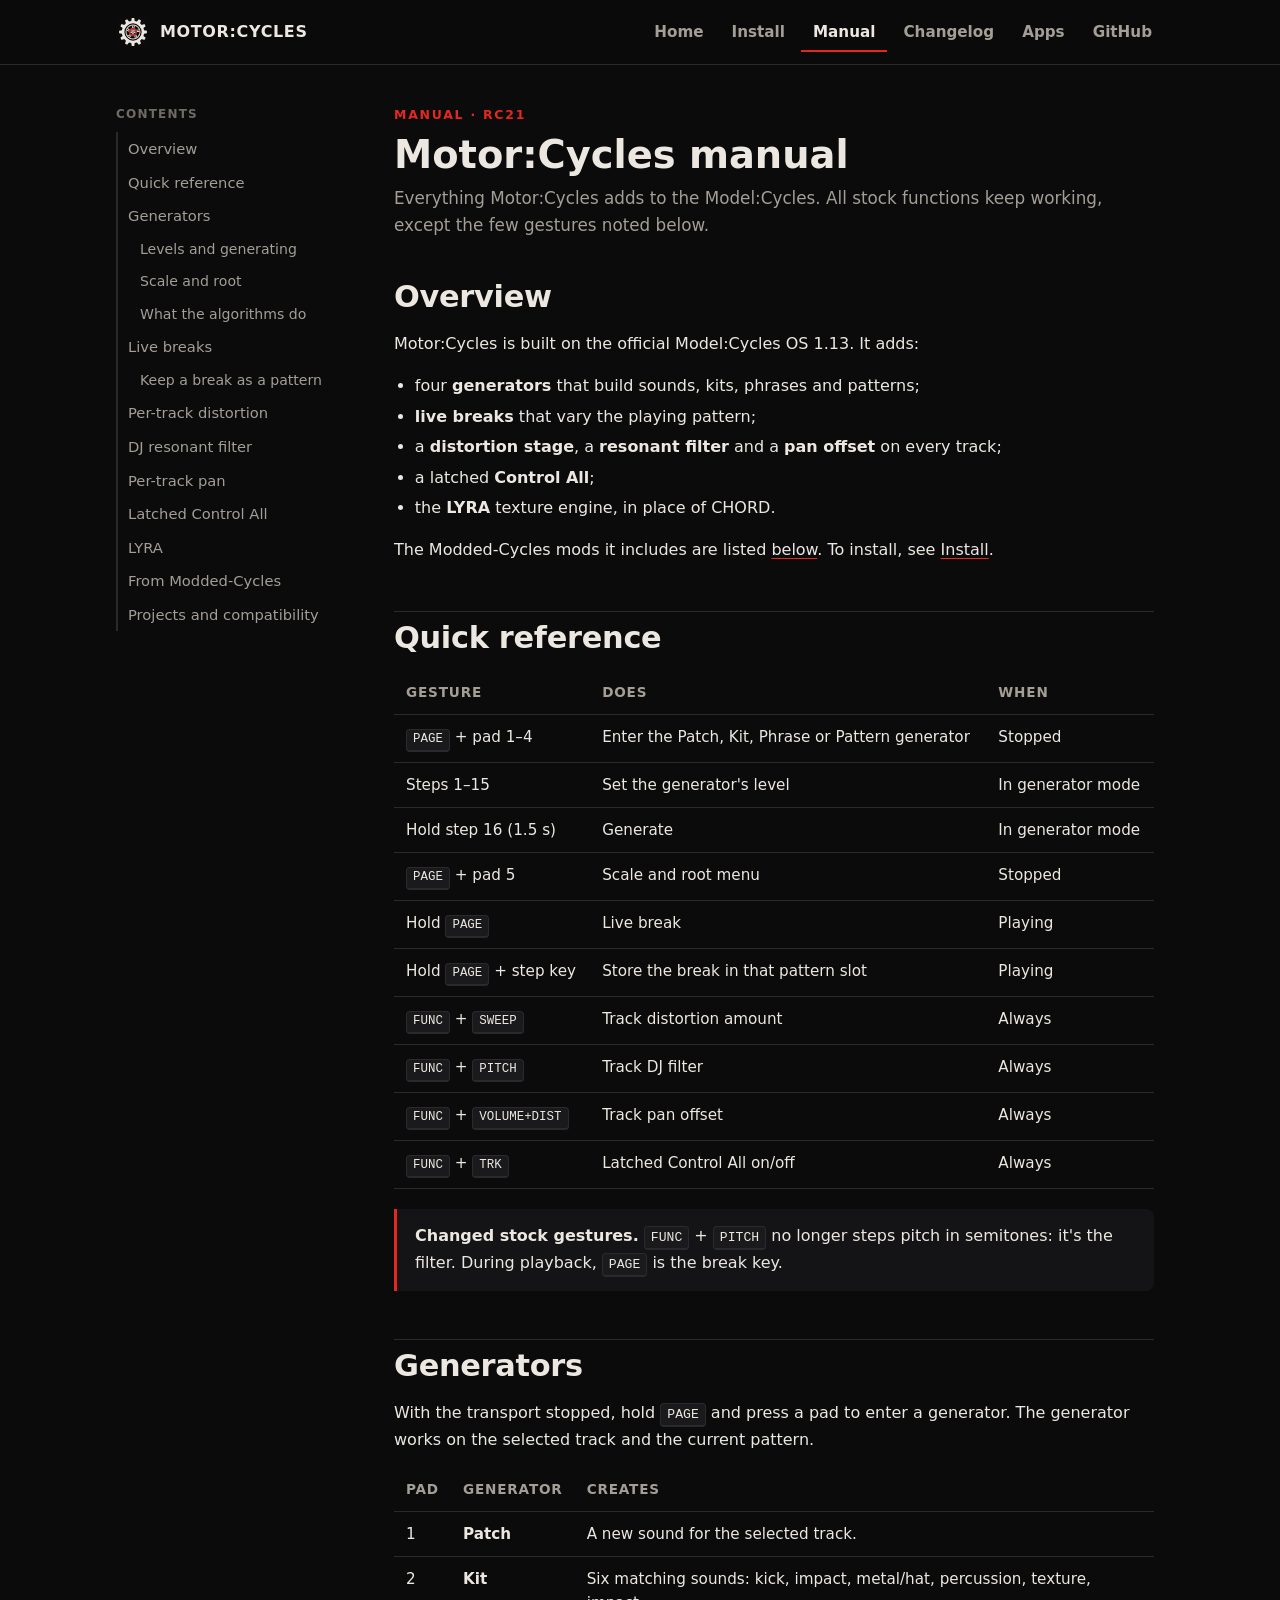
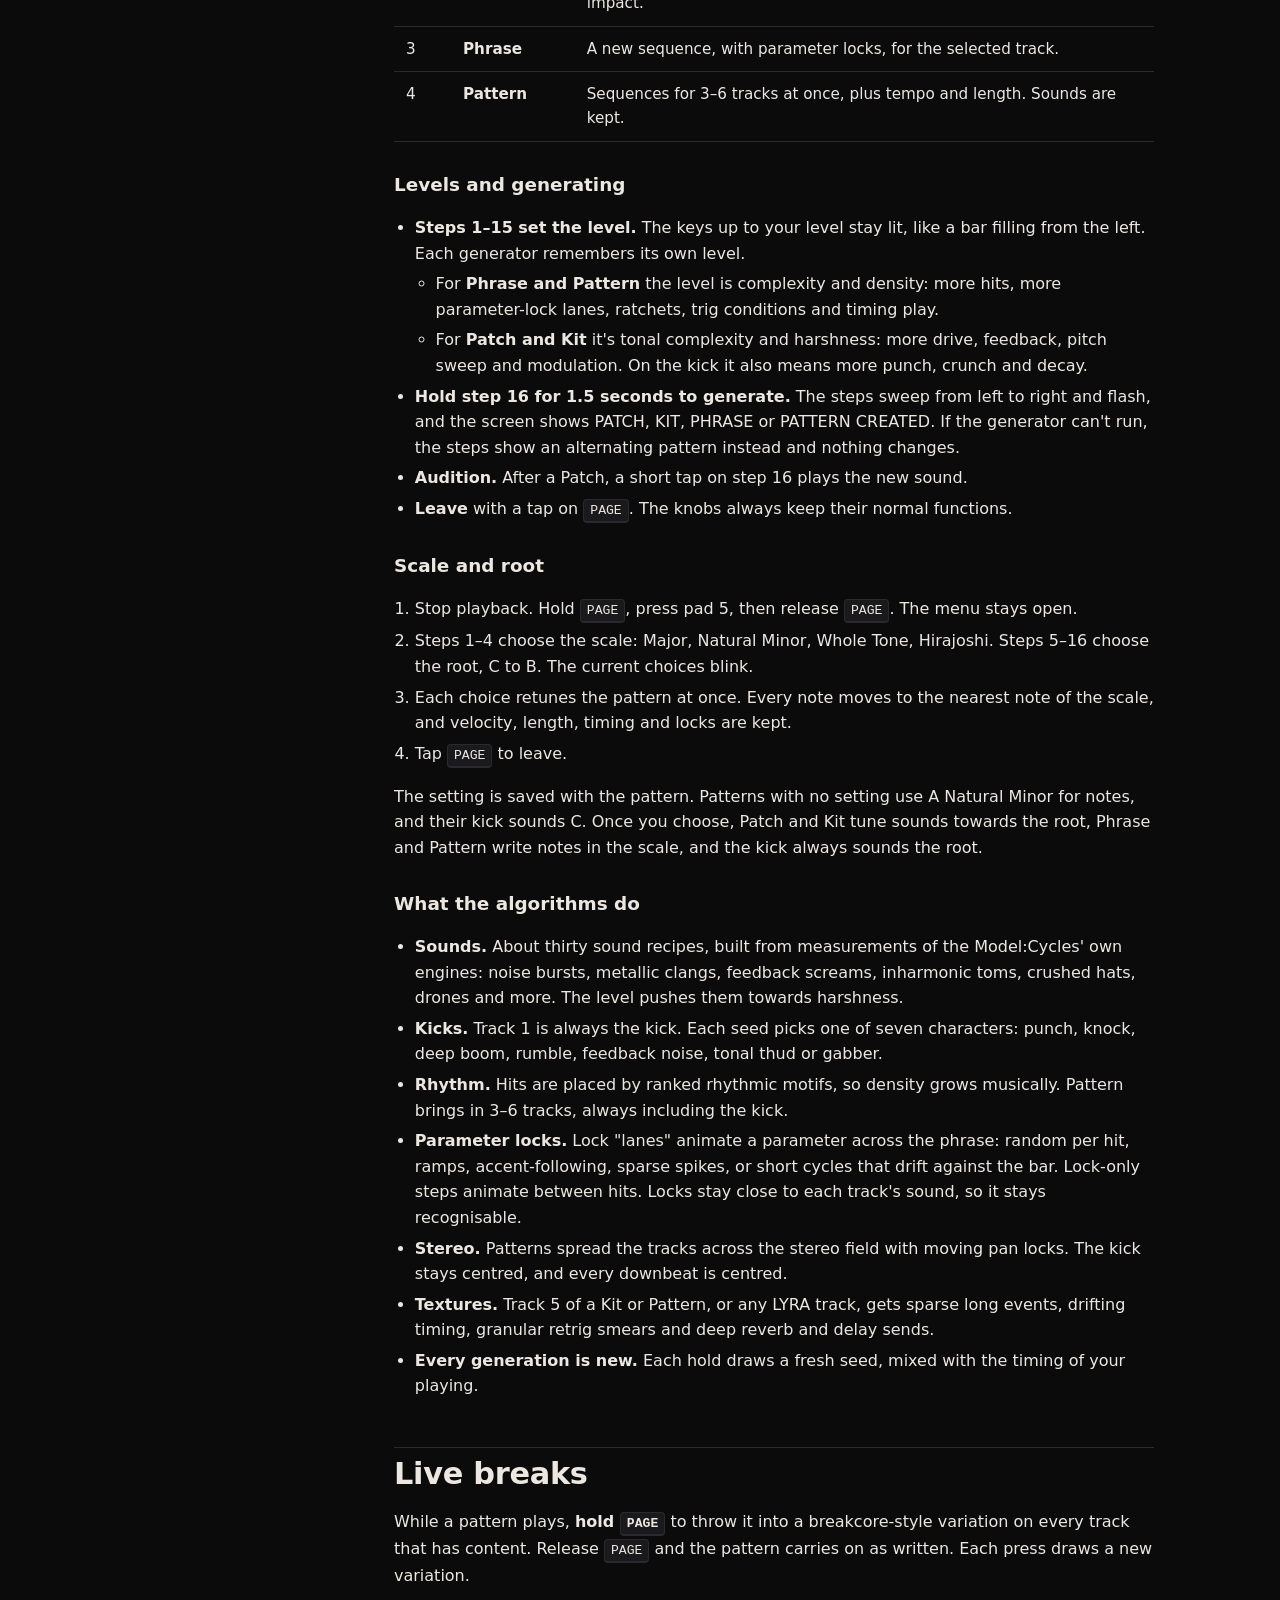
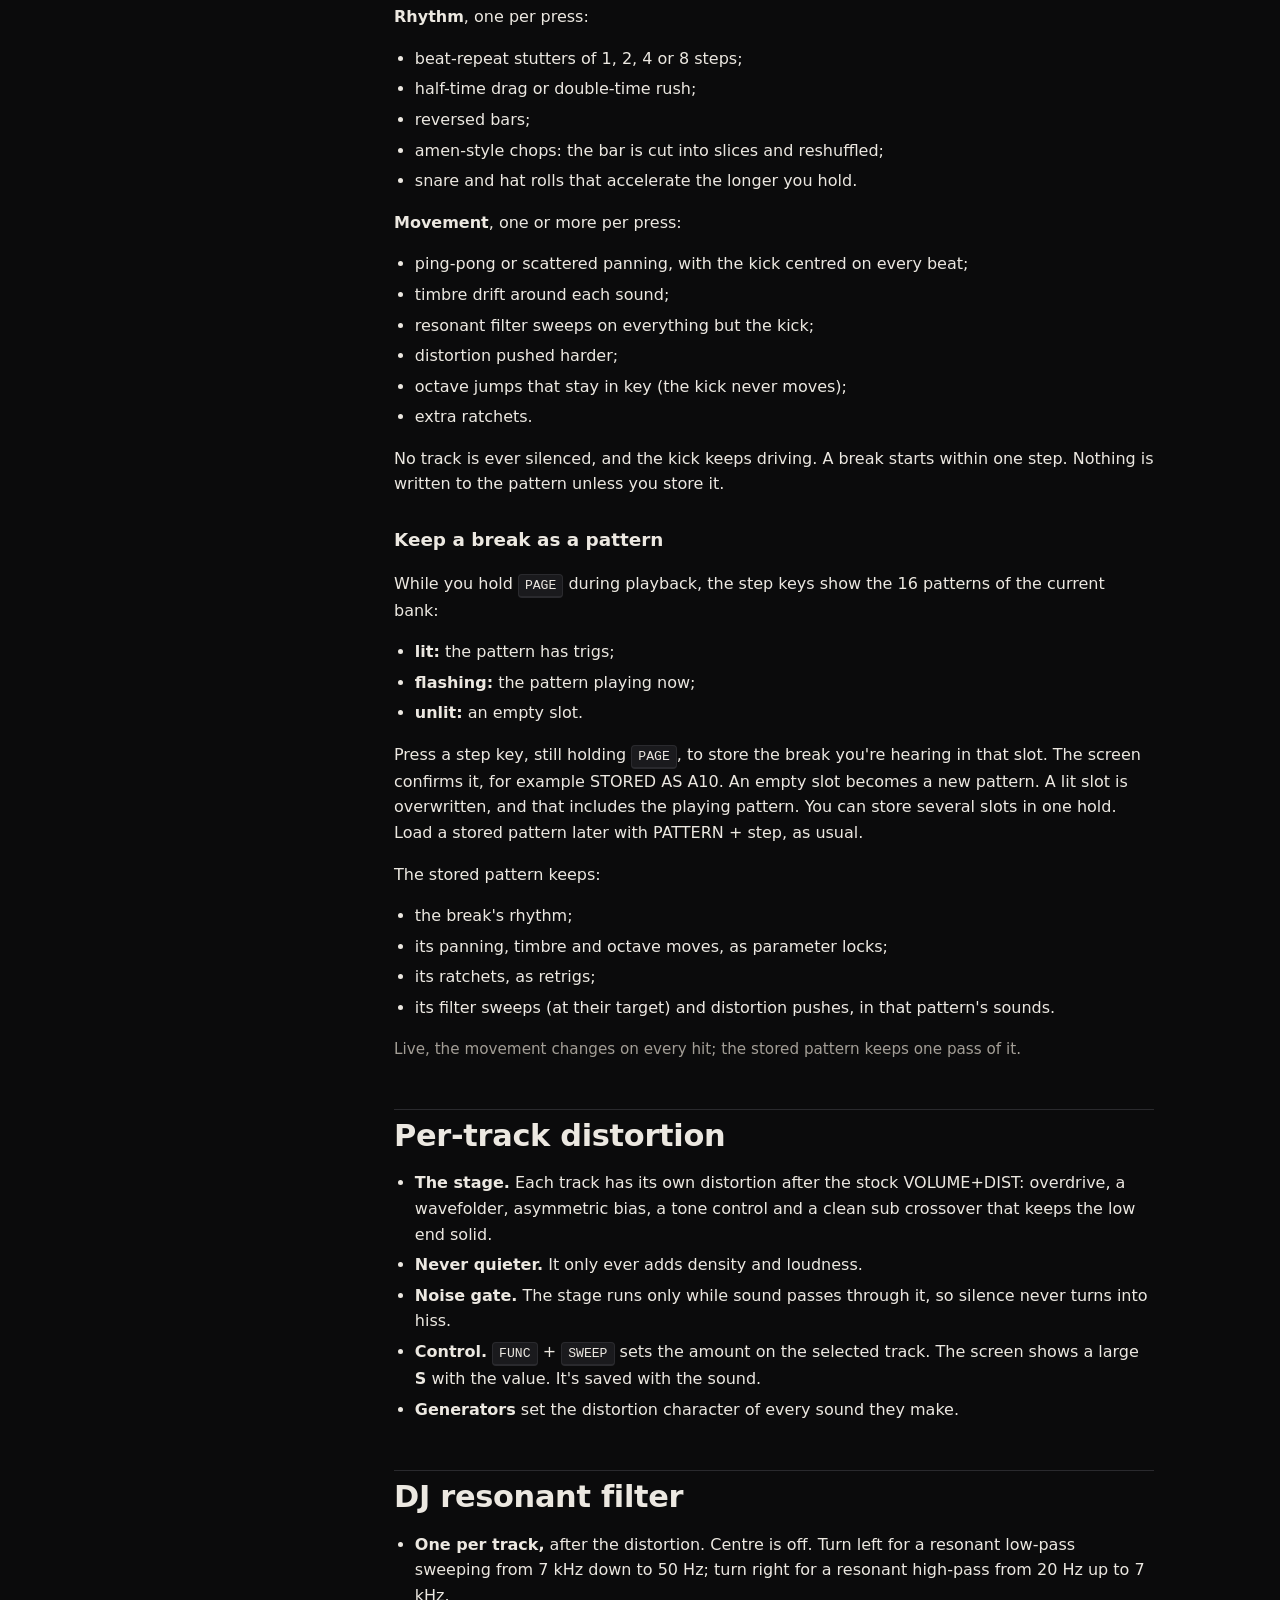
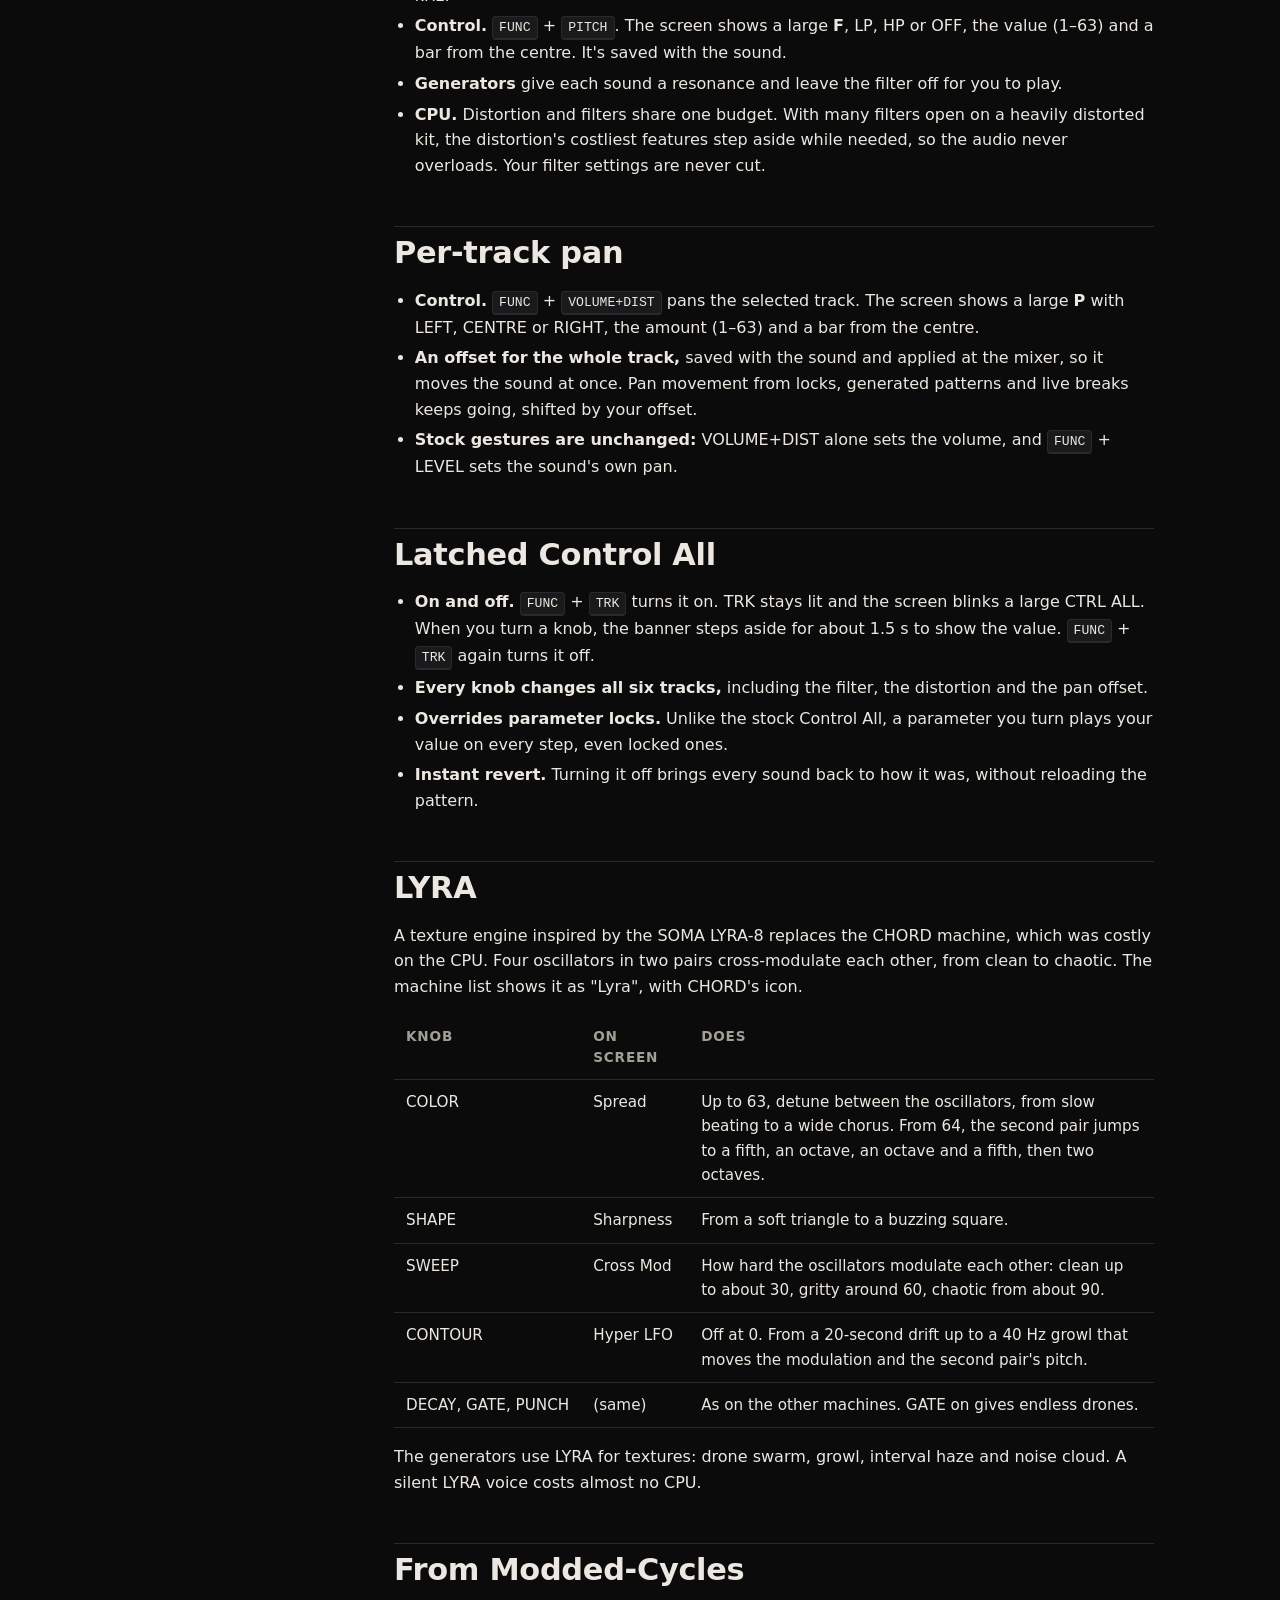
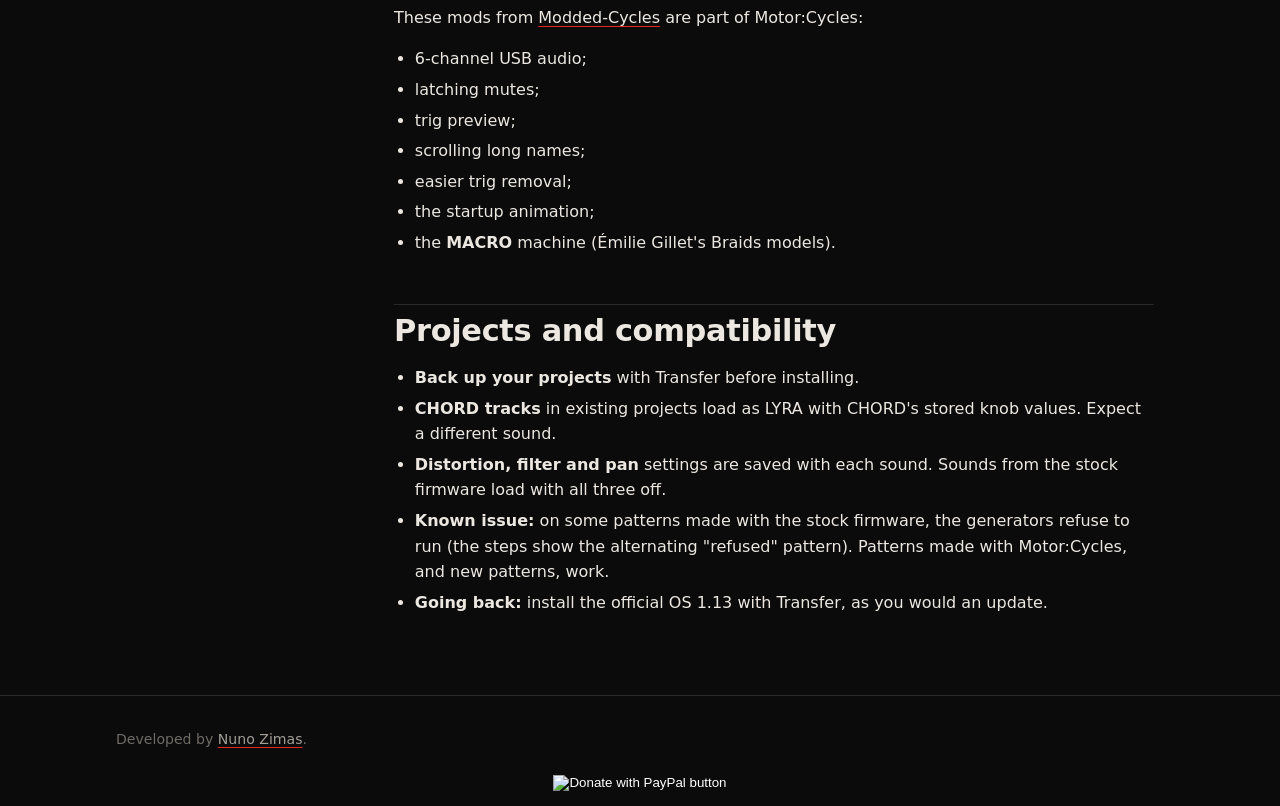
<file: docs/manual.html>
<!doctype html>
<html lang="en">
<head>
<meta charset="utf-8">
<meta name="viewport" content="width=device-width, initial-scale=1">
<title>Motor:Cycles Manual</title>
<meta name="description" content="How to use Motor:Cycles: generators, live breaks, distortion, filter, pan, Control All and LYRA.">
<link rel="icon" href="logo/motorcycles-mark.svg" type="image/svg+xml">
<link rel="stylesheet" href="site.css">
</head>
<body>
<header class="site-header">
  <div class="wrap">
    <a class="brand" href="./"><img src="logo/motorcycles-mark.svg" alt="" width="34" height="34">MOTOR:CYCLES</a>
    <nav class="nav" aria-label="Main">
      <a href="./">Home</a>
      <a href="install.html">Install</a>
      <a href="manual.html" aria-current="page">Manual</a>
      <a href="changelog.html">Changelog</a>
      <a href="apps.html">Apps</a>
      <a href="https://github.com/nzimas/motorcycles">GitHub</a>
    </nav>
  </div>
</header>

<div class="wrap doc">
  <nav class="toc" aria-label="Contents">
    <p>Contents</p>
    <ol>
      <li><a href="#overview">Overview</a></li>
      <li><a href="#quick">Quick reference</a></li>
      <li><a href="#generators">Generators</a>
        <ol>
          <li><a href="#levels">Levels and generating</a></li>
          <li><a href="#scale">Scale and root</a></li>
          <li><a href="#algorithms">What the algorithms do</a></li>
        </ol></li>
      <li><a href="#live-breaks">Live breaks</a>
        <ol><li><a href="#store">Keep a break as a pattern</a></li></ol></li>
      <li><a href="#distortion">Per-track distortion</a></li>
      <li><a href="#filter">DJ resonant filter</a></li>
      <li><a href="#pan">Per-track pan</a></li>
      <li><a href="#control-all">Latched Control All</a></li>
      <li><a href="#lyra">LYRA</a></li>
      <li><a href="#modded-cycles">From Modded-Cycles</a></li>
      <li><a href="#projects">Projects and compatibility</a></li>
    </ol>
  </nav>

  <article class="prose">
    <p class="eyebrow">Manual · RC21</p>
    <h1>Motor:Cycles manual</h1>
    <p class="lede">Everything Motor:Cycles adds to the Model:Cycles. All stock functions keep working,
      except the few gestures noted below.</p>

    <h2 id="overview">Overview</h2>
    <p>Motor:Cycles is built on the official Model:Cycles OS 1.13. It adds:</p>
    <ul>
      <li>four <strong>generators</strong> that build sounds, kits, phrases and patterns;</li>
      <li><strong>live breaks</strong> that vary the playing pattern;</li>
      <li>a <strong>distortion stage</strong>, a <strong>resonant filter</strong> and a <strong>pan offset</strong>
        on every track;</li>
      <li>a latched <strong>Control All</strong>;</li>
      <li>the <strong>LYRA</strong> texture engine, in place of CHORD.</li>
    </ul>
    <p>The Modded-Cycles mods it includes are listed <a href="#modded-cycles">below</a>. To install, see
      <a href="install.html">Install</a>.</p>

    <h2 id="quick">Quick reference</h2>
    <div class="table-wrap"><table>
      <thead><tr><th>Gesture</th><th>Does</th><th>When</th></tr></thead>
      <tbody>
        <tr><td><kbd>PAGE</kbd> + pad 1–4</td><td>Enter the Patch, Kit, Phrase or Pattern generator</td><td>Stopped</td></tr>
        <tr><td>Steps 1–15</td><td>Set the generator's level</td><td>In generator mode</td></tr>
        <tr><td>Hold step 16 (1.5 s)</td><td>Generate</td><td>In generator mode</td></tr>
        <tr><td><kbd>PAGE</kbd> + pad 5</td><td>Scale and root menu</td><td>Stopped</td></tr>
        <tr><td>Hold <kbd>PAGE</kbd></td><td>Live break</td><td>Playing</td></tr>
        <tr><td>Hold <kbd>PAGE</kbd> + step key</td><td>Store the break in that pattern slot</td><td>Playing</td></tr>
        <tr><td><kbd>FUNC</kbd> + <kbd>SWEEP</kbd></td><td>Track distortion amount</td><td>Always</td></tr>
        <tr><td><kbd>FUNC</kbd> + <kbd>PITCH</kbd></td><td>Track DJ filter</td><td>Always</td></tr>
        <tr><td><kbd>FUNC</kbd> + <kbd>VOLUME+DIST</kbd></td><td>Track pan offset</td><td>Always</td></tr>
        <tr><td><kbd>FUNC</kbd> + <kbd>TRK</kbd></td><td>Latched Control All on/off</td><td>Always</td></tr>
      </tbody>
    </table></div>
    <div class="callout">
      <p><strong>Changed stock gestures.</strong> <kbd>FUNC</kbd> + <kbd>PITCH</kbd> no longer steps pitch in semitones:
        it's the filter. During playback, <kbd>PAGE</kbd> is the break key.</p>
    </div>

    <h2 id="generators">Generators</h2>
    <p>With the transport stopped, hold <kbd>PAGE</kbd> and press a pad to enter a generator. The generator works on
      the selected track and the current pattern.</p>
    <div class="table-wrap"><table>
      <thead><tr><th>Pad</th><th>Generator</th><th>Creates</th></tr></thead>
      <tbody>
        <tr><td>1</td><td><strong>Patch</strong></td><td>A new sound for the selected track.</td></tr>
        <tr><td>2</td><td><strong>Kit</strong></td><td>Six matching sounds: kick, impact, metal/hat, percussion, texture, impact.</td></tr>
        <tr><td>3</td><td><strong>Phrase</strong></td><td>A new sequence, with parameter locks, for the selected track.</td></tr>
        <tr><td>4</td><td><strong>Pattern</strong></td><td>Sequences for 3–6 tracks at once, plus tempo and length. Sounds are kept.</td></tr>
      </tbody>
    </table></div>

    <h3 id="levels">Levels and generating</h3>
    <ul>
      <li><strong>Steps 1–15 set the level.</strong> The keys up to your level stay lit, like a bar filling from the
        left. Each generator remembers its own level.
        <ul>
          <li>For <strong>Phrase and Pattern</strong> the level is complexity and density: more hits, more
            parameter-lock lanes, ratchets, trig conditions and timing play.</li>
          <li>For <strong>Patch and Kit</strong> it's tonal complexity and harshness: more drive, feedback, pitch
            sweep and modulation. On the kick it also means more punch, crunch and decay.</li>
        </ul></li>
      <li><strong>Hold step 16 for 1.5 seconds to generate.</strong> The steps sweep from left to right and flash, and
        the screen shows PATCH, KIT, PHRASE or PATTERN CREATED. If the generator can't run, the steps show an
        alternating pattern instead and nothing changes.</li>
      <li><strong>Audition.</strong> After a Patch, a short tap on step 16 plays the new sound.</li>
      <li><strong>Leave</strong> with a tap on <kbd>PAGE</kbd>. The knobs always keep their normal functions.</li>
    </ul>

    <h3 id="scale">Scale and root</h3>
    <ol>
      <li>Stop playback. Hold <kbd>PAGE</kbd>, press pad 5, then release <kbd>PAGE</kbd>. The menu stays open.</li>
      <li>Steps 1–4 choose the scale: Major, Natural Minor, Whole Tone, Hirajoshi.
        Steps 5–16 choose the root, C to B. The current choices blink.</li>
      <li>Each choice retunes the pattern at once. Every note moves to the nearest note of the scale, and
        velocity, length, timing and locks are kept.</li>
      <li>Tap <kbd>PAGE</kbd> to leave.</li>
    </ol>
    <p>The setting is saved with the pattern. Patterns with no setting use A Natural Minor for notes, and their kick
      sounds C. Once you choose, Patch and Kit tune sounds towards the root, Phrase and Pattern write notes in the
      scale, and the kick always sounds the root.</p>

    <h3 id="algorithms">What the algorithms do</h3>
    <ul>
      <li><strong>Sounds.</strong> About thirty sound recipes, built from measurements of the Model:Cycles' own
        engines: noise bursts, metallic clangs, feedback screams, inharmonic toms, crushed hats, drones and more.
        The level pushes them towards harshness.</li>
      <li><strong>Kicks.</strong> Track 1 is always the kick. Each seed picks one of seven characters: punch, knock,
        deep boom, rumble, feedback noise, tonal thud or gabber.</li>
      <li><strong>Rhythm.</strong> Hits are placed by ranked rhythmic motifs, so density grows musically. Pattern
        brings in 3–6 tracks, always including the kick.</li>
      <li><strong>Parameter locks.</strong> Lock "lanes" animate a parameter across the phrase: random per hit,
        ramps, accent-following, sparse spikes, or short cycles that drift against the bar. Lock-only steps
        animate between hits. Locks stay close to each track's sound, so it stays recognisable.</li>
      <li><strong>Stereo.</strong> Patterns spread the tracks across the stereo field with moving pan locks. The kick
        stays centred, and every downbeat is centred.</li>
      <li><strong>Textures.</strong> Track 5 of a Kit or Pattern, or any LYRA track, gets sparse long events, drifting
        timing, granular retrig smears and deep reverb and delay sends.</li>
      <li><strong>Every generation is new.</strong> Each hold draws a fresh seed, mixed with the timing of your
        playing.</li>
    </ul>

    <h2 id="live-breaks">Live breaks</h2>
    <p>While a pattern plays, <strong>hold <kbd>PAGE</kbd></strong> to throw it into a breakcore-style variation on
      every track that has content. Release <kbd>PAGE</kbd> and the pattern carries on as written. Each press
      draws a new variation.</p>
    <p><strong>Rhythm</strong>, one per press:</p>
    <ul>
      <li>beat-repeat stutters of 1, 2, 4 or 8 steps;</li>
      <li>half-time drag or double-time rush;</li>
      <li>reversed bars;</li>
      <li>amen-style chops: the bar is cut into slices and reshuffled;</li>
      <li>snare and hat rolls that accelerate the longer you hold.</li>
    </ul>
    <p><strong>Movement</strong>, one or more per press:</p>
    <ul>
      <li>ping-pong or scattered panning, with the kick centred on every beat;</li>
      <li>timbre drift around each sound;</li>
      <li>resonant filter sweeps on everything but the kick;</li>
      <li>distortion pushed harder;</li>
      <li>octave jumps that stay in key (the kick never moves);</li>
      <li>extra ratchets.</li>
    </ul>
    <p>No track is ever silenced, and the kick keeps driving. A break starts within one step. Nothing is written to
      the pattern unless you store it.</p>

    <h3 id="store">Keep a break as a pattern</h3>
    <p>While you hold <kbd>PAGE</kbd> during playback, the step keys show the 16 patterns of the current bank:</p>
    <ul>
      <li><strong>lit:</strong> the pattern has trigs;</li>
      <li><strong>flashing:</strong> the pattern playing now;</li>
      <li><strong>unlit:</strong> an empty slot.</li>
    </ul>
    <p>Press a step key, still holding <kbd>PAGE</kbd>, to store the break you're hearing in that slot. The screen
      confirms it, for example STORED AS A10. An empty slot becomes a new pattern. A lit slot is overwritten, and
      that includes the playing pattern. You can store several slots in one hold. Load a stored pattern later with
      PATTERN + step, as usual.</p>
    <p>The stored pattern keeps:</p>
    <ul>
      <li>the break's rhythm;</li>
      <li>its panning, timbre and octave moves, as parameter locks;</li>
      <li>its ratchets, as retrigs;</li>
      <li>its filter sweeps (at their target) and distortion pushes, in that pattern's sounds.</li>
    </ul>
    <p class="note">Live, the movement changes on every hit; the stored pattern keeps one pass of it.</p>

    <h2 id="distortion">Per-track distortion</h2>
    <ul>
      <li><strong>The stage.</strong> Each track has its own distortion after the stock VOLUME+DIST: overdrive, a
        wavefolder, asymmetric bias, a tone control and a clean sub crossover that keeps the low end solid.</li>
      <li><strong>Never quieter.</strong> It only ever adds density and loudness.</li>
      <li><strong>Noise gate.</strong> The stage runs only while sound passes through it, so silence never turns into
        hiss.</li>
      <li><strong>Control.</strong> <kbd>FUNC</kbd> + <kbd>SWEEP</kbd> sets the amount on the selected track. The screen
        shows a large <strong>S</strong> with the value. It's saved with the sound.</li>
      <li><strong>Generators</strong> set the distortion character of every sound they make.</li>
    </ul>

    <h2 id="filter">DJ resonant filter</h2>
    <ul>
      <li><strong>One per track,</strong> after the distortion. Centre is off. Turn left for a resonant low-pass
        sweeping from 7 kHz down to 50 Hz; turn right for a resonant high-pass from 20 Hz up to 7 kHz.</li>
      <li><strong>Control.</strong> <kbd>FUNC</kbd> + <kbd>PITCH</kbd>. The screen shows a large <strong>F</strong>, LP,
        HP or OFF, the value (1–63) and a bar from the centre. It's saved with the sound.</li>
      <li><strong>Generators</strong> give each sound a resonance and leave the filter off for you to play.</li>
      <li><strong>CPU.</strong> Distortion and filters share one budget. With many filters open on a heavily
        distorted kit, the distortion's costliest features step aside while needed, so the audio never overloads.
        Your filter settings are never cut.</li>
    </ul>

    <h2 id="pan">Per-track pan</h2>
    <ul>
      <li><strong>Control.</strong> <kbd>FUNC</kbd> + <kbd>VOLUME+DIST</kbd> pans the selected track. The screen shows a
        large <strong>P</strong> with LEFT, CENTRE or RIGHT, the amount (1–63) and a bar from the centre.</li>
      <li><strong>An offset for the whole track,</strong> saved with the sound and applied at the mixer, so it moves
        the sound at once. Pan movement from locks, generated patterns and live breaks keeps going, shifted by your
        offset.</li>
      <li><strong>Stock gestures are unchanged:</strong> VOLUME+DIST alone sets the volume, and <kbd>FUNC</kbd> +
        LEVEL sets the sound's own pan.</li>
    </ul>

    <h2 id="control-all">Latched Control All</h2>
    <ul>
      <li><strong>On and off.</strong> <kbd>FUNC</kbd> + <kbd>TRK</kbd> turns it on. TRK stays lit and the screen
        blinks a large CTRL ALL. When you turn a knob, the banner steps aside for about 1.5 s to show the value.
        <kbd>FUNC</kbd> + <kbd>TRK</kbd> again turns it off.</li>
      <li><strong>Every knob changes all six tracks,</strong> including the filter, the distortion and the pan
        offset.</li>
      <li><strong>Overrides parameter locks.</strong> Unlike the stock Control All, a parameter you turn plays your
        value on every step, even locked ones.</li>
      <li><strong>Instant revert.</strong> Turning it off brings every sound back to how it was, without reloading the
        pattern.</li>
    </ul>

    <h2 id="lyra">LYRA</h2>
    <p>A texture engine inspired by the SOMA LYRA-8 replaces the CHORD machine, which was costly on the CPU. Four
      oscillators in two pairs cross-modulate each other, from clean to chaotic. The machine list shows it as
      "Lyra", with CHORD's icon.</p>
    <div class="table-wrap"><table>
      <thead><tr><th>Knob</th><th>On screen</th><th>Does</th></tr></thead>
      <tbody>
        <tr><td>COLOR</td><td>Spread</td><td>Up to 63, detune between the oscillators, from slow beating to a wide
          chorus. From 64, the second pair jumps to a fifth, an octave, an octave and a fifth, then two octaves.</td></tr>
        <tr><td>SHAPE</td><td>Sharpness</td><td>From a soft triangle to a buzzing square.</td></tr>
        <tr><td>SWEEP</td><td>Cross Mod</td><td>How hard the oscillators modulate each other: clean up to about 30,
          gritty around 60, chaotic from about 90.</td></tr>
        <tr><td>CONTOUR</td><td>Hyper LFO</td><td>Off at 0. From a 20-second drift up to a 40 Hz growl that moves the
          modulation and the second pair's pitch.</td></tr>
        <tr><td>DECAY, GATE, PUNCH</td><td>(same)</td><td>As on the other machines. GATE on gives endless
          drones.</td></tr>
      </tbody>
    </table></div>
    <p>The generators use LYRA for textures: drone swarm, growl, interval haze and noise cloud. A silent LYRA voice
      costs almost no CPU.</p>

    <h2 id="modded-cycles">From Modded-Cycles</h2>
    <p>These mods from <a href="https://github.com/18nelli18/Modded-Cycles" rel="noopener">Modded-Cycles</a> are
      part of Motor:Cycles:</p>
    <ul>
      <li>6-channel USB audio;</li>
      <li>latching mutes;</li>
      <li>trig preview;</li>
      <li>scrolling long names;</li>
      <li>easier trig removal;</li>
      <li>the startup animation;</li>
      <li>the <strong>MACRO</strong> machine (Émilie Gillet's Braids models).</li>
    </ul>

    <h2 id="projects">Projects and compatibility</h2>
    <ul>
      <li><strong>Back up your projects</strong> with Transfer before installing.</li>
      <li><strong>CHORD tracks</strong> in existing projects load as LYRA with CHORD's stored knob values. Expect a
        different sound.</li>
      <li><strong>Distortion, filter and pan</strong> settings are saved with each sound. Sounds from the stock
        firmware load with all three off.</li>
      <li><strong>Known issue:</strong> on some patterns made with the stock firmware, the generators refuse to run
        (the steps show the alternating "refused" pattern). Patterns made with Motor:Cycles, and new patterns, work.</li>
      <li><strong>Going back:</strong> install the official OS 1.13 with Transfer, as you would an update.</li>
    </ul>
  </article>
</div>

<footer class="site-footer">
  <div class="wrap">
    <div>Developed by <a href="https://nunozimas.com">Nuno Zimas</a>.</div>
    <form class="donate" action="https://www.paypal.com/cgi-bin/webscr" method="post" target="_top">
    <input type="hidden" name="cmd" value="_xclick">
    <input type="hidden" name="business" value="nzimas.lv@gmail.com">
    <input type="hidden" name="item_name" value="Support Motor:Cycles">
    <input type="hidden" name="currency_code" value="EUR">
    <input type="image" src="https://www.paypalobjects.com/en_US/i/btn/btn_donateCC_LG.gif" name="submit"
           title="PayPal - The safer, easier way to pay online!" alt="Donate with PayPal button">
    </form>
  </div>
</footer>
</body>
</html>
</file>
<file: docs/site.css>
/* Motor:Cycles site: carbon, bone and signal red (docs/logo/README.md). */
:root {
  --carbon: #0b0b0c; --panel: #141416; --panel-2: #1a1a1d; --line: #2a2a2e;
  --bone: #ece8e1; --muted: #a39e96; --dim: #6f6b65;
  --red: #e5281f; --red-dark: #b81e17; --red-glow: rgba(229, 40, 31, .14); --ok: #5fbf6f;
  --mono: ui-monospace, SFMono-Regular, Menlo, Consolas, monospace;
  --max: 1080px;
  color-scheme: dark;
}
* { box-sizing: border-box; }
html { background: var(--carbon); scroll-padding-top: 84px; }
body {
  margin: 0; background: var(--carbon); color: var(--bone);
  font: 16px/1.6 system-ui, -apple-system, "Segoe UI", Roboto, Helvetica, Arial, sans-serif;
  -webkit-font-smoothing: antialiased;
}
a { color: var(--bone); text-decoration-color: var(--red); text-underline-offset: 3px; }
a:hover { color: #fff; }
img { max-width: 100%; height: auto; }
code, kbd { font-family: var(--mono); font-size: .9em; }
kbd {
  display: inline-block; padding: 0 6px; border: 1px solid var(--line); border-bottom-width: 2px;
  border-radius: 4px; background: var(--panel-2); color: var(--bone); white-space: nowrap; font-size: .82em; line-height: 1.6;
}
.wrap { max-width: var(--max); margin: 0 auto; padding: 0 16px; }

/* Header */
.site-header {
  position: sticky; top: 0; z-index: 10; background: rgba(11, 11, 12, .92);
  backdrop-filter: blur(8px); -webkit-backdrop-filter: blur(8px); border-bottom: 1px solid var(--line);
}
.site-header .wrap { display: flex; align-items: center; gap: 24px; min-height: 64px; flex-wrap: wrap; }
.brand { display: flex; align-items: center; gap: 10px; text-decoration: none; font-weight: 800; letter-spacing: .04em; }
.brand img { width: 34px; height: 34px; }
.nav { display: flex; gap: 4px; margin-left: auto; flex-wrap: wrap; }
.nav a { padding: 8px 12px; border-radius: 6px; text-decoration: none; color: var(--muted); font-weight: 600; font-size: .95rem; }
.nav a:hover { color: var(--bone); background: var(--panel-2); }
.nav a[aria-current="page"] { color: var(--bone); box-shadow: inset 0 -2px 0 var(--red); border-radius: 6px 6px 0 0; }
@media (max-width: 640px) {
  .site-header .wrap { gap: 4px; padding-top: 8px; padding-bottom: 4px; }
  .nav { margin-left: -12px; width: calc(100% + 12px); }
  .nav a { padding: 8px 10px; font-size: .9rem; }
  html { scroll-padding-top: 120px; }
}

/* Buttons */
.btn {
  appearance: none; display: inline-block; border: 0; border-radius: 8px; padding: 13px 22px;
  font: inherit; font-weight: 700; background: var(--red); color: #fff; cursor: pointer; text-decoration: none;
}
.btn:hover { background: var(--red-dark); color: #fff; }
.btn.ghost { background: transparent; border: 1px solid var(--line); color: var(--bone); }
.btn.ghost:hover { border-color: var(--bone); background: transparent; }
.actions { display: flex; gap: 12px; flex-wrap: wrap; }

/* Hero */
.hero { padding: 56px 0 40px; border-bottom: 1px solid var(--line);
  background: radial-gradient(900px 380px at 50% -40px, var(--red-glow), transparent 70%); }
.hero .logo { display: block; width: min(860px, 100%); margin: 0 auto 28px; }
.hero h1 { font-size: clamp(1.7rem, 4vw, 2.6rem); line-height: 1.15; margin: 0 auto 14px; max-width: 760px; text-align: center; letter-spacing: -.01em; }
.hero p { color: var(--muted); font-size: 1.1rem; max-width: 680px; margin: 0 auto 28px; text-align: center; }
.hero .actions { justify-content: center; }
.eyebrow { color: var(--red); font-weight: 800; letter-spacing: .14em; text-transform: uppercase; font-size: .78rem; margin: 0 0 8px; }

/* Sections */
section.block { padding: 56px 0; border-bottom: 1px solid var(--line); }
section.block:last-of-type { border-bottom: 0; }
h2 { font-size: clamp(1.4rem, 3vw, 1.9rem); line-height: 1.2; margin: 0 0 12px; letter-spacing: -.01em; }
h3 { font-size: 1.15rem; margin: 28px 0 8px; }
.lede { color: var(--muted); max-width: 720px; margin: 0 0 32px; font-size: 1.05rem; }
.grid { display: grid; gap: 16px; grid-template-columns: repeat(auto-fill, minmax(min(100%, 300px), 1fr)); }
.card { background: var(--panel); border: 1px solid var(--line); border-radius: 12px; padding: 22px; }
.card h3 { margin: 0 0 8px; }
.card p { margin: 0; color: var(--muted); }
.card .gesture { margin-top: 12px; font-size: .9rem; color: var(--bone); }
.feature-link { display: block; text-decoration: none; transition: border-color .15s, transform .15s; }
.feature-link:hover { border-color: var(--red); transform: translateY(-2px); }
.split { display: grid; gap: 32px; grid-template-columns: 1fr 1fr; align-items: center; }
@media (max-width: 760px) { .split { grid-template-columns: 1fr; } }
.steps { counter-reset: s; list-style: none; padding: 0; margin: 0; display: grid; gap: 12px; }
.steps li { counter-increment: s; position: relative; padding: 14px 16px 14px 56px; background: var(--panel); border: 1px solid var(--line); border-radius: 10px; }
.steps li::before {
  content: counter(s); position: absolute; left: 16px; top: 13px; width: 26px; height: 26px; border-radius: 50%;
  background: var(--red); color: #fff; font-weight: 800; font-size: .85rem; display: grid; place-items: center;
}
.note { color: var(--muted); font-size: .95rem; }
.callout { border-left: 3px solid var(--red); background: var(--panel); padding: 14px 18px; border-radius: 0 8px 8px 0; margin: 20px 0; }
.callout p { margin: 0; }
.callout p + p { margin-top: 8px; }

/* Patcher */
.patcher { background: var(--panel); border: 1px solid var(--line); border-radius: 14px; padding: 24px; }
#drop {
  display: flex; flex-direction: column; align-items: center; justify-content: center; gap: 12px;
  min-height: 200px; border: 2px dashed var(--line); border-radius: 10px; padding: 24px; text-align: center;
  cursor: pointer; transition: border-color .15s, background .15s;
}
#drop:hover, #drop:focus-visible, #drop.over { border-color: var(--red); background: #1b1416; outline: none; }
#drop strong { font-size: 1.1rem; }
#drop small { color: var(--muted); }
#status { margin-top: 18px; min-height: 1.6em; }
#status.error { color: #ff7a72; }
#status.done { color: var(--ok); }
#result { display: none; margin-top: 14px; gap: 12px; flex-wrap: wrap; align-items: center; }
#result.show { display: flex; }
.hash { font: 12px/1.4 var(--mono); color: var(--dim); word-break: break-all; margin-top: 12px; }

/* Docs layout (manual) */
.doc { display: grid; grid-template-columns: 230px minmax(0, 1fr); gap: 48px; padding: 40px 16px 64px; }
.toc { position: sticky; top: 88px; align-self: start; max-height: calc(100vh - 110px); overflow: auto; font-size: .92rem; }
.toc p { margin: 0 0 8px; color: var(--dim); font-weight: 700; text-transform: uppercase; letter-spacing: .1em; font-size: .75rem; }
.toc ol { list-style: none; margin: 0; padding: 0; }
.toc li a { display: block; padding: 5px 10px; border-left: 2px solid var(--line); color: var(--muted); text-decoration: none; }
.toc li a:hover { color: var(--bone); border-left-color: var(--red); }
.toc li li a { padding-left: 22px; font-size: .88rem; }
@media (max-width: 860px) {
  .doc { grid-template-columns: minmax(0, 1fr); gap: 16px; padding-top: 24px; }
  .toc { position: static; max-height: none; background: var(--panel); border: 1px solid var(--line); border-radius: 10px; padding: 14px; }
}
.prose { max-width: 760px; }
.prose h1 { font-size: clamp(1.8rem, 4vw, 2.4rem); margin: 0 0 8px; line-height: 1.15; }
.prose h2 { margin-top: 48px; padding-top: 8px; border-top: 1px solid var(--line); }
.prose h2:first-of-type { border-top: 0; margin-top: 32px; }
.prose ul, .prose ol { padding-left: 1.3em; }
.prose li { margin: 5px 0; }
.prose li > ul { margin-top: 4px; }
.table-wrap { overflow-x: auto; margin: 16px 0; }
table { border-collapse: collapse; width: 100%; font-size: .95rem; }
th, td { text-align: left; padding: 10px 12px; border-bottom: 1px solid var(--line); vertical-align: top; }
th { color: var(--muted); font-weight: 700; font-size: .85rem; text-transform: uppercase; letter-spacing: .06em; }
td:first-child { white-space: nowrap; }

/* Changelog */
.release { position: relative; padding: 0 0 32px 28px; border-left: 2px solid var(--line); margin-left: 6px; }
.release::before { content: ""; position: absolute; left: -7px; top: 6px; width: 12px; height: 12px; border-radius: 50%; background: var(--line); }
.release.current::before { background: var(--red); box-shadow: 0 0 0 4px var(--red-glow); }
.release h2 { margin: 0; font-size: 1.3rem; border: 0; padding: 0; display: flex; gap: 10px; align-items: baseline; flex-wrap: wrap; }
.release .date { color: var(--dim); font-size: .9rem; font-weight: 500; }
.tag { display: inline-block; font-size: .72rem; font-weight: 800; letter-spacing: .08em; text-transform: uppercase; padding: 2px 8px; border-radius: 999px; }
.tag.now { background: var(--red); color: #fff; }
.tag.off { border: 1px solid var(--dim); color: var(--muted); }
.release ul { margin: 10px 0 0; padding-left: 1.2em; }
.release p { margin: 8px 0 0; }

/* Apps */
.apps { display: grid; grid-template-columns: minmax(0, 1fr); gap: 24px; margin-top: 32px; }
.app { min-width: 0; background: var(--panel); border: 1px solid var(--line); border-top: 3px solid var(--red);
  border-radius: 12px; padding: 24px 28px 26px; }
.app-head { display: flex; align-items: center; gap: 18px; }
.app-icon { width: 72px; height: 72px; border-radius: 16px; flex: none; }
.prose .app h2 { margin: 0 0 4px; padding: 0; border: 0; font-size: 1.6rem; }
.app h3 { margin: 26px 0 8px; }
.app-device { color: var(--red); font-size: .82rem; font-weight: 800; letter-spacing: .08em; text-transform: uppercase; }
.app > p { margin: 16px 0 0; color: var(--muted); }
.app-art { display: block; width: 100%; height: auto; margin: 20px 0 0; border-radius: 8px; }
.app-stores { display: flex; flex-wrap: wrap; align-items: center; gap: 12px; margin: 20px 0 0; }
.app-stores a { display: block; line-height: 0; border-radius: 8px; }
.app-stores img { height: 44px; width: auto; }
.app-shots { display: grid; grid-template-columns: repeat(2, minmax(0, 1fr)); gap: 10px; margin: 24px 0 0; }
.app-shots a { display: block; min-width: 0; line-height: 0; border: 1px solid var(--line); border-radius: 6px; overflow: hidden; }
.app-shots img { width: 100%; height: auto; }
.app-shots a:hover, .app-shots a:focus-visible { border-color: var(--red); }
.app-features { margin: 0; }
.app-links { margin-top: 24px; }
@media (max-width: 640px) {
  .app { padding: 20px 18px 22px; }
  .prose .app h2 { font-size: 1.3rem; }
  .app-icon { width: 56px; height: 56px; border-radius: 13px; }
  .app-shots { grid-template-columns: minmax(0, 1fr); }
}

/* Footer */
.site-footer { border-top: 1px solid var(--line); color: var(--dim); font-size: .88rem; padding: 32px 0 48px; }
.site-footer .wrap { display: grid; gap: 8px; }
.site-footer a { color: var(--muted); }
.site-footer .donate { display: flex; justify-content: center; margin: 16px 0 0; }
.site-footer .donate input[type="image"] { display: block; }
@media (max-width: 640px) { td:first-child { white-space: normal; } th, td { padding: 8px; } }
</file>
